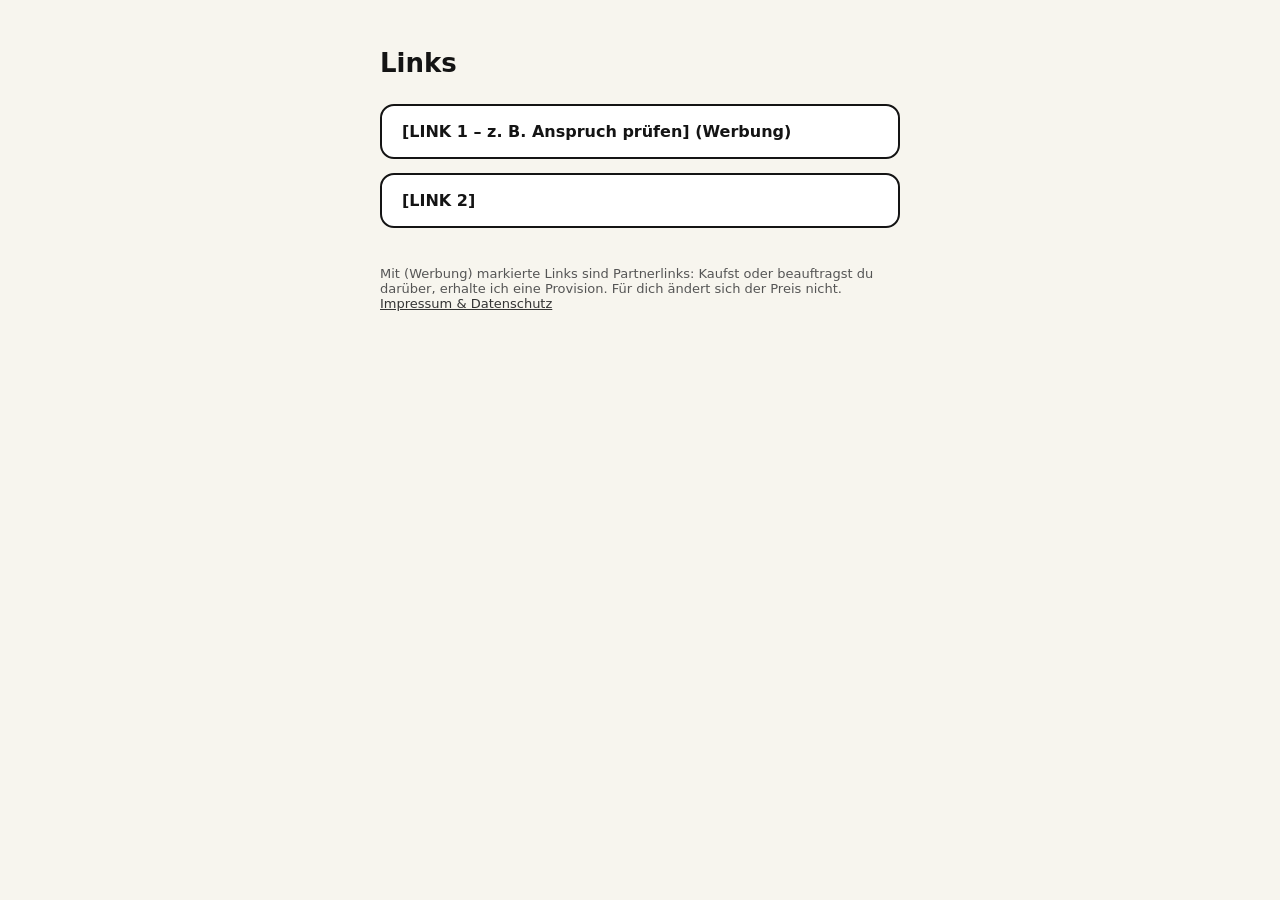
<file: index.html>
<!doctype html>
<html lang="de">
<head>
<meta charset="utf-8">
<meta name="viewport" content="width=device-width, initial-scale=1">
<title>Links</title>
<style>
  body { margin: 0; font-family: system-ui, sans-serif; background: #F7F5EE; color: #141414; }
  main { max-width: 520px; margin: 0 auto; padding: 48px 20px; display: flex; flex-direction: column; gap: 14px; }
  h1 { font-size: 26px; margin: 0 0 12px; }
  a.btn { display: block; padding: 16px 20px; border: 2px solid #141414; border-radius: 14px; background: #fff;
          color: #141414; text-decoration: none; font-weight: 600; }
  a.btn:hover { background: #FFD43B; }
  .small { font-size: 13px; color: #555; margin-top: 24px; }
  .small a { color: #333; }
</style>
</head>
<body>
<main>
  <h1>Links</h1>
  <!-- Ersetze die Platzhalter durch deine Links. Partnerlinks mit "Werbung" kennzeichnen. -->
  <a class="btn" href="#">[LINK 1 – z. B. Anspruch prüfen] (Werbung)</a>
  <a class="btn" href="#">[LINK 2]</a>
  <p class="small">Mit (Werbung) markierte Links sind Partnerlinks: Kaufst oder beauftragst du darüber, erhalte ich eine Provision. Für dich ändert sich der Preis nicht.<br>
  <a href="impressum.html">Impressum &amp; Datenschutz</a></p>
</main>
</body>
</html>
</file>
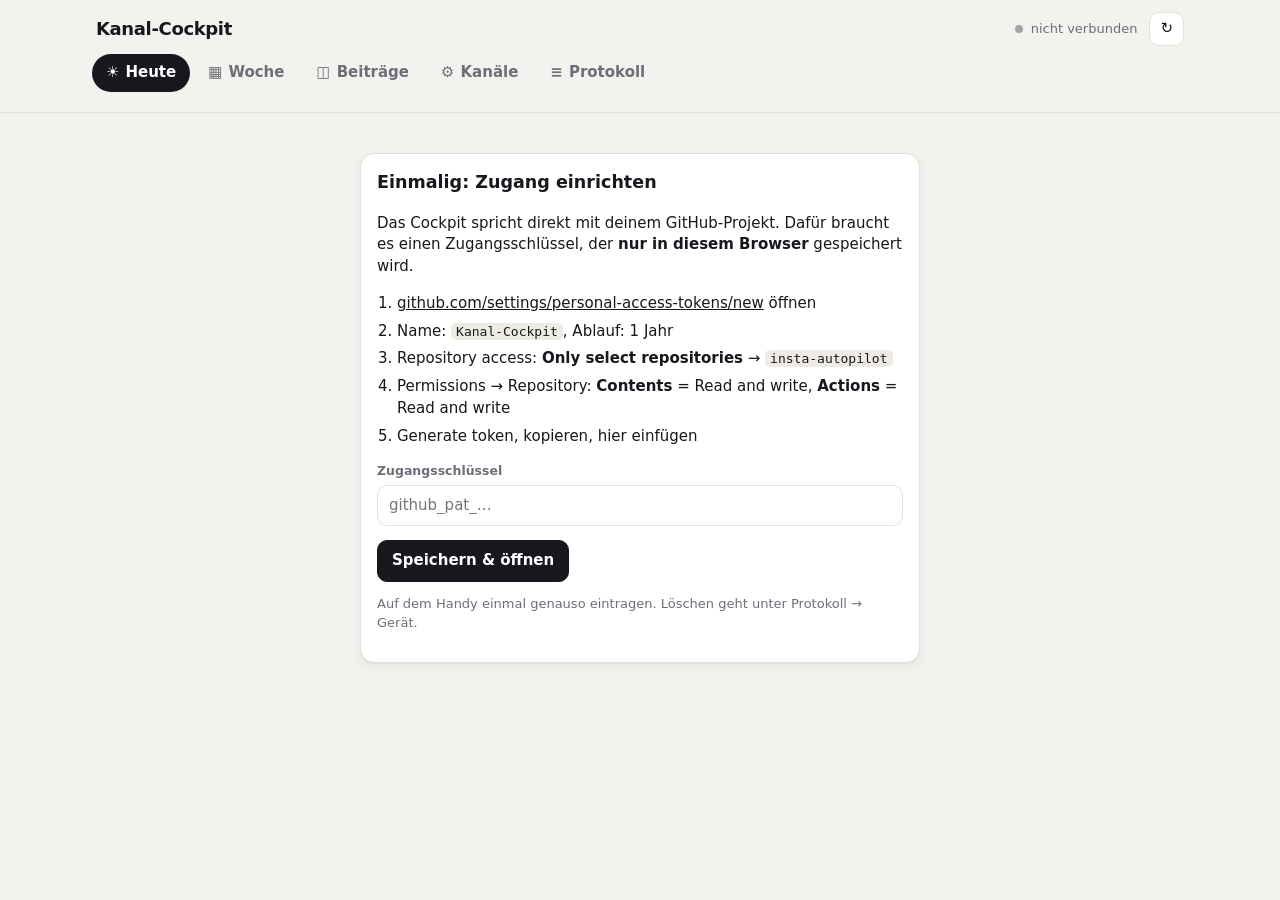
<file: docs/cockpit/index.html>
<!doctype html>
<html lang="de">
<head>
<meta charset="utf-8">
<meta name="viewport" content="width=device-width, initial-scale=1, viewport-fit=cover">
<meta name="robots" content="noindex">
<meta name="theme-color" content="#F4F2EE">
<title>Kanal-Cockpit</title>
<style>
:root{
  --bg:#F4F2EE; --panel:#FFFFFF; --ink:#16181D; --muted:#6B6F78; --line:#E4E1DA; --soft:#EEEBE5;
  --draft:#B7791F; --draft-bg:#FDF3E1; --ok:#1F7A4D; --ok-bg:#E3F4EA; --bad:#B42318; --bad-bg:#FDE8E6;
  --pub:#4B5563; --pub-bg:#ECEDEF; --info:#2F6FCC; --info-bg:#E6F0FD; --r:14px;
  --shadow:0 1px 2px rgba(20,20,30,.05),0 4px 14px rgba(20,20,30,.05);
  --font: ui-sans-serif, system-ui, -apple-system, "Segoe UI", Roboto, "Helvetica Neue", Arial, sans-serif;
}
*{box-sizing:border-box}
html,body{margin:0;background:var(--bg);color:var(--ink);font:15px/1.45 var(--font);-webkit-font-smoothing:antialiased}
button,input,select,textarea{font:inherit;color:inherit}
a{color:inherit}
.wrap{max-width:1120px;margin:0 auto;padding:0 16px 120px}
header{position:sticky;top:0;z-index:20;background:color-mix(in srgb,var(--bg) 92%,transparent);backdrop-filter:blur(8px);border-bottom:1px solid var(--line)}
.hbar{max-width:1120px;margin:0 auto;padding:12px 16px 8px;display:flex;align-items:center;gap:12px}
.logo{font-weight:750;letter-spacing:-.02em;font-size:18px;white-space:nowrap}
.logo span{color:var(--muted);font-weight:500}
.status{margin-left:auto;display:flex;align-items:center;gap:8px;font-size:13px;color:var(--muted);min-width:0}
.status .txt{white-space:nowrap;overflow:hidden;text-overflow:ellipsis}
.dot{width:8px;height:8px;border-radius:50%;background:#A3A3A3;flex:none}
.dot.run{background:var(--info);animation:pulse 1.2s infinite}
.dot.ok{background:var(--ok)} .dot.err{background:var(--bad)}
@keyframes pulse{50%{opacity:.3}}
.iconbtn{border:1px solid var(--line);background:var(--panel);border-radius:10px;height:34px;min-width:34px;padding:0 10px;cursor:pointer}
.navrow{max-width:1120px;margin:0 auto;padding:0 12px 10px;display:flex;gap:10px;align-items:center}
.tabs{display:flex;gap:4px}
.tab{border:0;background:transparent;padding:8px 14px;border-radius:999px;cursor:pointer;color:var(--muted);font-weight:650;display:flex;align-items:center;gap:6px;white-space:nowrap}
.tab .ic{font-size:15px}
.tab.on{background:var(--ink);color:#fff}
.tab .cnt{background:var(--draft);color:#fff;border-radius:999px;font-size:11px;padding:0 6px;line-height:17px;font-weight:700}
.chanbar{max-width:1120px;margin:0 auto;padding:0 16px 10px;display:flex;gap:6px;overflow-x:auto;scrollbar-width:none}
.chanbar::-webkit-scrollbar{display:none}
@media (max-width:700px){
  header{backdrop-filter:none;background:var(--bg)}
  .tabs{position:fixed;bottom:0;left:0;right:0;background:var(--panel);border-top:1px solid var(--line);padding:6px 4px calc(6px + env(safe-area-inset-bottom));justify-content:space-around;z-index:30}
  .tab{flex:1;flex-direction:column;gap:1px;padding:6px 2px;font-size:11px;border-radius:12px;position:relative}
  .tab .ic{font-size:19px}
  .tab .cnt{position:absolute;top:2px;right:calc(50% - 22px)}
  .navrow{padding:0}
}
h2{font-size:13px;text-transform:uppercase;letter-spacing:.08em;color:var(--muted);margin:28px 0 10px;font-weight:700;display:flex;align-items:center;gap:8px}
h2 .more{margin-left:auto;text-transform:none;letter-spacing:0;font-weight:600;font-size:13px;color:var(--ink);background:none;border:0;cursor:pointer}
.row{display:flex;gap:10px;align-items:center;flex-wrap:wrap}
.btn{border:1px solid var(--line);background:var(--panel);padding:9px 14px;border-radius:10px;cursor:pointer;font-weight:600;display:inline-flex;align-items:center;gap:6px;white-space:nowrap}
.btn:hover{border-color:#cfcac0}
.btn.pri{background:var(--ink);border-color:var(--ink);color:#fff}
.btn.ok{background:var(--ok);border-color:var(--ok);color:#fff}
.btn.danger{color:var(--bad)}
.btn.sm{padding:6px 10px;font-size:13px;border-radius:9px}
.btn:disabled{opacity:.45;cursor:default}
.chip{border:1px solid var(--line);background:var(--panel);border-radius:999px;padding:6px 12px;cursor:pointer;font-size:13px;font-weight:650;display:inline-flex;align-items:center;gap:6px;white-space:nowrap;flex:none}
.chip.on{background:var(--ink);color:#fff;border-color:var(--ink)}
.cdot{width:9px;height:9px;border-radius:50%;flex:none;display:inline-block}
.muted{color:var(--muted)} .small{font-size:13px}
.empty{background:var(--panel);border:1px dashed #d4cfc5;border-radius:var(--r);padding:22px;text-align:center;color:var(--muted)}
.card{background:var(--panel);border:1px solid var(--line);border-radius:var(--r);padding:16px;margin-bottom:12px;box-shadow:var(--shadow)}
.badge{font-size:11.5px;font-weight:700;padding:2px 8px;border-radius:999px;white-space:nowrap}
.b-draft{background:var(--draft-bg);color:var(--draft)} .b-approved{background:var(--ok-bg);color:var(--ok)}
.b-published{background:var(--pub-bg);color:var(--pub)} .b-rejected{background:var(--bad-bg);color:var(--bad)}
.b-pend{background:var(--info-bg);color:var(--info)} .b-late{background:var(--bad-bg);color:var(--bad)}

/* ---------- Heute */
.hello{font-size:26px;letter-spacing:-.02em;margin:22px 0 2px;font-weight:750}
.sub{color:var(--muted);margin:0 0 6px}
.tasks{display:flex;flex-direction:column;gap:8px;margin-top:14px}
.task{display:flex;gap:12px;align-items:center;background:var(--panel);border:1px solid var(--line);border-radius:var(--r);padding:12px 14px;box-shadow:var(--shadow)}
.task .ti{width:38px;height:38px;border-radius:11px;display:grid;place-items:center;font-size:18px;flex:none}
.task.t-draft .ti{background:var(--draft-bg)} .task.t-bad .ti{background:var(--bad-bg)} .task.t-info .ti{background:var(--info-bg)}
.task .tm{flex:1;min-width:0}
.task .tt{font-weight:700}
.task .ts{color:var(--muted);font-size:13px;overflow:hidden;text-overflow:ellipsis}
.alldone{display:flex;gap:14px;align-items:center;background:var(--ok-bg);border-radius:var(--r);padding:16px 18px;margin-top:14px;color:#14532D}
.alldone b{font-size:17px}
.alldone .big{font-size:30px}
.strip{display:flex;gap:10px;overflow-x:auto;padding-bottom:6px;scroll-snap-type:x proximity}
.strip .tile{width:150px;flex:none;scroll-snap-align:start}
.amp{display:grid;grid-template-columns:repeat(auto-fill,minmax(250px,1fr));gap:10px}
.ampc{background:var(--panel);border:1px solid var(--line);border-radius:var(--r);padding:12px 14px;cursor:pointer;box-shadow:var(--shadow);display:flex;flex-direction:column;gap:8px}
.ampc:hover{border-color:#d6d1c6}
.amph{display:flex;align-items:center;gap:8px;font-weight:700}
.amph .lt{margin-left:auto;font-size:12px;font-weight:650;white-space:nowrap}
.amph .light{width:10px;height:10px;border-radius:50%;flex:none}
.ampl{display:grid;grid-template-columns:1fr 1fr;gap:4px 10px;font-size:13px;color:var(--muted)}
.ampl b{color:var(--ink)}
.ampl .warn{color:var(--bad)}

/* ---------- Kacheln (Vorschau) */
.grid{display:grid;grid-template-columns:repeat(auto-fill,minmax(150px,1fr));gap:10px}
@media (max-width:520px){.grid{grid-template-columns:repeat(3,1fr);gap:4px}.grid .tile .tb{display:none}.grid .tile{border-radius:6px}}
.tile{position:relative;border-radius:12px;overflow:hidden;background:var(--soft);cursor:pointer;aspect-ratio:4/5;box-shadow:var(--shadow)}
.tile img{width:100%;height:100%;object-fit:cover;display:block}
.tile .noimg{position:absolute;inset:0;display:grid;place-items:center;color:var(--muted);font-size:12px;padding:10px;text-align:center}
.tile .tt{position:absolute;top:6px;left:6px;right:6px;display:flex;gap:4px;align-items:center;flex-wrap:wrap}
.tile .tt .cdot{box-shadow:0 0 0 2px #fff}
.tile .vid{position:absolute;top:6px;right:8px;color:#fff;font-size:14px;text-shadow:0 1px 3px rgba(0,0,0,.6)}
.tile .tb{position:absolute;left:0;right:0;bottom:0;padding:22px 8px 7px;background:linear-gradient(transparent,rgba(0,0,0,.72));color:#fff;font-size:12px;line-height:1.3}
.tile .tb b{display:block;font-size:12.5px;overflow:hidden;text-overflow:ellipsis;white-space:nowrap}
.tile .stat{display:flex;gap:8px;margin-top:2px;opacity:.92}
.tile.s-draft{outline:3px solid var(--draft);outline-offset:-3px}
.tile.s-late{outline:3px solid var(--bad);outline-offset:-3px}
.tile.s-approved{outline:3px solid var(--ok);outline-offset:-3px}
.tile.dim{opacity:.55}

/* ---------- Kanalkopf */
.chhead{display:flex;gap:14px;align-items:center;margin-top:20px;flex-wrap:wrap}
.avatar{width:58px;height:58px;border-radius:50%;display:grid;place-items:center;color:#fff;font-weight:800;font-size:22px;flex:none}
.chhead h1{margin:0;font-size:22px;letter-spacing:-.02em}
.chstats{display:flex;gap:22px;flex-wrap:wrap;margin-top:12px}
.chstats div{display:flex;flex-direction:column}
.chstats b{font-size:20px;letter-spacing:-.02em;line-height:1.1}
.chstats small{color:var(--muted);font-size:12.5px}
.seg{display:inline-flex;background:var(--soft);border-radius:999px;padding:3px;gap:2px;margin-top:18px}
.seg button{border:0;background:transparent;border-radius:999px;padding:7px 14px;font-weight:650;cursor:pointer;color:var(--muted)}
.seg button.on{background:var(--panel);color:var(--ink);box-shadow:var(--shadow)}

/* ---------- Woche */
.weekbar{display:flex;align-items:center;gap:8px;margin-top:18px;flex-wrap:wrap}
.weekbar b{font-size:17px;margin-right:auto}
.week{display:grid;grid-template-columns:repeat(7,minmax(0,1fr));gap:8px;margin-top:12px}
.wday{background:var(--panel);border:1px solid var(--line);border-radius:var(--r);padding:8px;min-height:180px;display:flex;flex-direction:column;gap:6px}
.wday.today{border-color:var(--ink);box-shadow:0 0 0 1px var(--ink)}
.wday.past{background:#FAF9F6}
.wdh{display:flex;align-items:baseline;gap:6px;font-size:13px}
.wdh b{font-size:14px}
.wdh span{color:var(--muted)}
.wcard{display:flex;gap:7px;align-items:center;border-radius:10px;padding:5px;cursor:pointer;border-left:4px solid var(--line);background:#FBFAF8}
.wcard:hover{background:var(--soft)}
.wcard img{width:34px;height:42px;object-fit:cover;border-radius:6px;background:var(--soft);flex:none}
.wcard{overflow:hidden}
.wcard .wm{min-width:0;flex:1;font-size:12px;line-height:1.3}
.wcard .wm b,.wcard .wm div{display:block;overflow:hidden;text-overflow:ellipsis;white-space:nowrap}
.wcard .wm b{font-size:12.5px}
.wcard .wm div{color:var(--muted)}
.wcard.st-draft{border-left-color:var(--draft)} .wcard.st-approved{border-left-color:var(--ok)}
.wcard.st-published{border-left-color:#A3A3A3;opacity:.75} .wcard.st-late{border-left-color:var(--bad)}
.wfree{border:1.5px dashed #d4cfc5;border-radius:10px;padding:6px;font-size:12px;color:var(--muted);cursor:pointer;display:flex;align-items:center;gap:6px;overflow:hidden;white-space:nowrap;text-overflow:ellipsis}
.wfree:hover{border-color:var(--ink);color:var(--ink)}
.legend{display:flex;gap:14px;flex-wrap:wrap;font-size:12.5px;color:var(--muted);margin-top:10px}
.legend i{display:inline-block;width:10px;height:10px;border-radius:3px;margin-right:5px;vertical-align:-1px}
@media (max-width:860px){
  .week{grid-template-columns:1fr}
  .wday{min-height:0;flex-direction:row;flex-wrap:wrap;align-items:center}
  .wdh{width:100%}
  .wcard,.wfree{flex:1 1 220px}
}

/* ---------- Formulare & Karten (Kanäle) */
.chead{display:flex;gap:10px;align-items:center;flex-wrap:wrap}
.chead h3{margin:0;font-size:17px;letter-spacing:-.01em}
.grid2{display:grid;grid-template-columns:1fr 1fr;gap:10px 14px}
@media (max-width:640px){.grid2{grid-template-columns:1fr}}
label.f{display:flex;flex-direction:column;gap:4px;font-size:12.5px;color:var(--muted);font-weight:600}
input[type=text],input[type=time],input[type=number],input[type=datetime-local],input[type=password],select,textarea{
  border:1px solid var(--line);background:#fff;border-radius:10px;padding:9px 11px;width:100%;color:var(--ink);font-weight:400;font-size:15px}
textarea{min-height:110px;resize:vertical;line-height:1.45}
textarea.code{font:13px/1.5 ui-monospace,SFMono-Regular,Menlo,Consolas,monospace;min-height:280px}
.daysel{display:flex;gap:4px;flex-wrap:wrap}
.daysel button{width:36px;height:34px;border-radius:9px;border:1px solid var(--line);background:#fff;cursor:pointer;font-size:12.5px;font-weight:700}
.daysel button.on{background:var(--ink);color:#fff;border-color:var(--ink)}
.switch{display:inline-flex;align-items:center;gap:8px;cursor:pointer;font-weight:600}
.switch input{appearance:none;width:42px;height:24px;border-radius:999px;background:#cfcac0;position:relative;cursor:pointer;transition:.15s}
.switch input::after{content:"";position:absolute;top:3px;left:3px;width:18px;height:18px;border-radius:50%;background:#fff;transition:.15s}
.switch input:checked{background:var(--ok)} .switch input:checked::after{left:21px}
.stats{display:flex;gap:16px;flex-wrap:wrap;font-size:13px;color:var(--muted);margin:8px 0 12px}
.stats b{color:var(--ink)}
.warnbox{background:var(--draft-bg);color:#7A4E0E;border-radius:10px;padding:10px 12px;font-size:13.5px;margin:10px 0}
.infobox{background:#EEF2F7;color:#33445C;border-radius:10px;padding:10px 12px;font-size:13.5px;margin:10px 0}

/* ---------- Overlays */
.ov{position:fixed;inset:0;background:rgba(18,18,22,.45);z-index:50;display:flex;align-items:flex-end;justify-content:center}
@media (min-width:760px){.ov{align-items:center}}
.sheet{background:var(--bg);width:100%;max-width:760px;max-height:94vh;overflow:auto;border-radius:18px 18px 0 0;padding:16px 16px calc(18px + env(safe-area-inset-bottom))}
@media (min-width:760px){.sheet{border-radius:18px}}
.shead{display:flex;align-items:center;gap:10px;margin-bottom:10px}
.shead h3{margin:0;font-size:17px;flex:1;min-width:0}
.slides{display:flex;gap:10px;overflow-x:auto;scroll-snap-type:x mandatory;padding-bottom:6px}
.slides img{height:min(52vh,420px);aspect-ratio:4/5;object-fit:cover;border-radius:10px;scroll-snap-align:start;background:var(--soft);flex:none}
.checks{background:var(--draft-bg);border-radius:10px;padding:8px 12px;margin:10px 0;font-size:13.5px;color:#7A4E0E}
.checks ul{margin:4px 0 0;padding-left:18px}
.actions{display:flex;gap:8px;flex-wrap:wrap;margin-top:14px}
.pstats{display:flex;gap:16px;flex-wrap:wrap;background:var(--panel);border:1px solid var(--line);border-radius:12px;padding:10px 14px;margin-top:10px;font-size:13px;color:var(--muted)}
.pstats b{color:var(--ink);font-size:16px;display:block}

/* Stapel-Freigabe */
.stack{position:fixed;inset:0;z-index:60;background:#121318;color:#fff;display:flex;flex-direction:column}
.stk-top{display:flex;align-items:center;gap:12px;padding:12px 16px}
.stk-top .prog{flex:1;height:4px;background:#2A2C33;border-radius:9px;overflow:hidden}
.stk-top .prog i{display:block;height:100%;background:#fff;border-radius:9px;transition:width .25s}
.stk-top button{background:#23252C;border:0;color:#fff;border-radius:10px;height:34px;min-width:34px;cursor:pointer}
.stk-body{flex:1;overflow:auto;display:grid;grid-template-columns:minmax(0,1fr) minmax(0,420px);gap:20px;padding:4px 20px 20px;max-width:1100px;width:100%;margin:0 auto}
@media (max-width:860px){.stk-body{grid-template-columns:1fr;padding:4px 12px 12px;gap:12px}}
.stk-media{display:flex;justify-content:center;align-items:flex-start;min-width:0}
.stk-info{min-width:0}
.stk-info h3{overflow-wrap:anywhere}
.stk-media video{max-height:calc(100vh - 190px);max-width:100%;aspect-ratio:9/16;border-radius:14px;background:#000}
.stk-media .slides{max-width:100%}
.stk-media .slides img{height:min(calc(100vh - 210px),560px)}
@media (max-width:860px){.stk-media video{max-height:58vh}.stk-media .slides img{height:52vh}}
@media (max-width:560px){.stk-bar{flex-wrap:nowrap;gap:6px;padding-left:8px;padding-right:8px}.stk-bar button{padding:12px 10px;font-size:14px}.stk-bar .kbd{display:none}.sb-yes{min-width:0;flex:1}.stk-media .slides img{height:46vh}.stk-media video{max-height:50vh}}
.stk-info .meta{display:flex;gap:8px;align-items:center;flex-wrap:wrap;color:#B9BBC3;font-size:13px}
.stk-info h3{margin:8px 0 10px;font-size:20px;letter-spacing:-.01em;line-height:1.25}
.stk-info .cap{white-space:pre-wrap;background:#1C1E24;border-radius:12px;padding:12px;font-size:14px;line-height:1.5;color:#DADCE2;max-height:34vh;overflow:auto}
.stk-info .checks{background:#3A2D12;color:#F5D9A0}
.stk-bar{display:flex;gap:8px;justify-content:center;padding:12px 16px calc(14px + env(safe-area-inset-bottom));background:#17181D;border-top:1px solid #23252C;flex-wrap:wrap}
.stk-bar button{border:0;border-radius:14px;padding:13px 18px;font-weight:750;font-size:15px;cursor:pointer;display:flex;align-items:center;gap:7px}
.sb-no{background:#3A1E1C;color:#FFB4A9} .sb-re{background:#23252C;color:#fff} .sb-skip{background:#23252C;color:#B9BBC3}
.sb-yes{background:#22A060;color:#fff;min-width:170px;justify-content:center}
.stk-bar button:disabled{opacity:.5}
.stk-regen{display:none;gap:8px;margin-top:12px}
.stk-regen input{background:#1C1E24;border:1px solid #2E3038;color:#fff}
.stk-done{flex:1;display:grid;place-items:center;text-align:center;padding:30px}
.stk-done .big{font-size:56px}
.kbd{font-size:11px;opacity:.55;font-weight:600}

.toast{position:fixed;left:50%;bottom:96px;transform:translateX(-50%);background:var(--ink);color:#fff;padding:10px 16px;border-radius:12px;z-index:80;font-size:14px;box-shadow:0 8px 24px rgba(0,0,0,.18);max-width:90vw}
.log{background:var(--panel);border:1px solid var(--line);border-radius:var(--r)}
.log div{padding:9px 14px;border-bottom:1px solid var(--soft);font-size:14px;display:flex;gap:12px}
.log div:last-child{border:0}
.log time{color:var(--muted);font-size:12.5px;white-space:nowrap;min-width:92px}
.setup{max-width:560px;margin:40px auto}
.setup ol{padding-left:20px} .setup li{margin:6px 0}
code{background:var(--soft);padding:1px 5px;border-radius:5px;font-size:13px}
.spin{display:inline-block;width:14px;height:14px;border:2px solid currentColor;border-right-color:transparent;border-radius:50%;animation:sp .7s linear infinite;vertical-align:-2px}
@keyframes sp{to{transform:rotate(360deg)}}
</style>
</head>
<body>
<header>
  <div class="hbar">
    <div class="logo">Kanal-Cockpit</div>
    <div class="status" id="status"><span class="dot"></span><span class="txt">lädt …</span></div>
    <button class="iconbtn" id="reload" title="Aktualisieren">↻</button>
  </div>
  <div class="navrow">
    <nav class="tabs" id="tabs">
      <button class="tab on" data-v="today"><span class="ic">☀︎</span><span>Heute</span></button>
      <button class="tab" data-v="week"><span class="ic">▦</span><span>Woche</span></button>
      <button class="tab" data-v="posts"><span class="ic">◫</span><span>Beiträge</span></button>
      <button class="tab" data-v="channels"><span class="ic">⚙︎</span><span>Kanäle</span></button>
      <button class="tab" data-v="log"><span class="ic">≡</span><span>Protokoll</span></button>
    </nav>
  </div>
  <div class="chanbar" id="chanbar"></div>
</header>
<div class="wrap" id="app"></div>

<script>
"use strict";
const REPO = "dominiksuerth-prog/insta-autopilot";
const BRANCH = "main";
const WORKFLOW = "run.yml";
const TZ = "Europe/Berlin";
const DAYS = ["mo","di","mi","do","fr","sa","so"];
const DAYNAMES = {mo:"Mo",di:"Di",mi:"Mi",do:"Do",fr:"Fr",sa:"Sa",so:"So"};
const PALETTE = ["#E0A100","#2F6FCC","#C2410C","#0F766E","#7C3AED","#BE185D","#4D7C0F","#334155"];
const DEMO = new URLSearchParams(location.search).has("demo");

const S = { view:"today", filter:"all", weekOffset:0, showAllPub:false, showRej:false,
            channels:[], state:{posts:{},channels:{},log:[]}, inbox:[], runs:[], loaded:false };
try{ const v = localStorage.getItem("ck_view"); if (v) S.view = v; const f = localStorage.getItem("ck_filter"); if (f) S.filter = f; }catch{}
const $ = (s,el=document)=>el.querySelector(s);
const esc = s => String(s??"").replace(/[&<>"']/g,c=>({"&":"&amp;","<":"&lt;",">":"&gt;",'"':"&quot;","'":"&#39;"}[c]));

/* ------------------------------------------------------------ GitHub-Zugriff */
const token = () => localStorage.getItem("gh_token") || "";
const b64enc = s => btoa(String.fromCharCode(...new TextEncoder().encode(s)));
const b64dec = s => new TextDecoder().decode(Uint8Array.from(atob(s.replace(/\n/g,"")),c=>c.charCodeAt(0)));
const DEMO_FILES = {};

async function gh(path, opts={}){
  if (DEMO) return demoGh(path, opts);
  const r = await fetch("https://api.github.com"+path, {cache:"no-store", ...opts,
    headers:{"Authorization":"Bearer "+token(),"Accept":"application/vnd.github+json","X-GitHub-Api-Version":"2022-11-28",...(opts.headers||{})}});
  if (r.status===401) { localStorage.removeItem("gh_token"); throw new Error("Zugangsschlüssel ungültig oder abgelaufen – bitte neu eintragen."); }
  if (!r.ok && r.status!==404) throw new Error(`GitHub ${r.status}: ${(await r.text()).slice(0,160)}`);
  if (r.status===404) return null;
  if (r.status===204) return {};
  return r.json();
}
async function readFile(path){
  const j = await gh(`/repos/${REPO}/contents/${path}?ref=${BRANCH}&t=${Date.now()}`);
  if (!j || Array.isArray(j)) return null;
  if (!j.content && j.download_url && !DEMO){        // Dateien > 1 MB (z. B. state.json) liefert die API ohne Inhalt
    const r = await fetch("https://api.github.com"+`/repos/${REPO}/contents/${path}?ref=${BRANCH}&t=${Date.now()}`,
      {cache:"no-store", headers:{"Authorization":"Bearer "+token(),"Accept":"application/vnd.github.raw"}});
    return {text: await r.text(), sha:j.sha};
  }
  return {text: b64dec(j.content||""), sha:j.sha};
}
async function listDir(path){
  const j = await gh(`/repos/${REPO}/contents/${path}?ref=${BRANCH}&t=${Date.now()}`);
  return Array.isArray(j) ? j : [];
}
async function writeFile(path, text, sha, message){
  return gh(`/repos/${REPO}/contents/${path}`, {method:"PUT", headers:{"Content-Type":"application/json"},
    body: JSON.stringify({message, content:b64enc(text), branch:BRANCH, ...(sha?{sha}:{})})});
}
let dispatchTimer=null;
function kickAutopilot(now=false){
  clearTimeout(dispatchTimer);
  dispatchTimer = setTimeout(async ()=>{
    try{ await gh(`/repos/${REPO}/actions/workflows/${WORKFLOW}/dispatches`,{method:"POST",headers:{"Content-Type":"application/json"},body:JSON.stringify({ref:BRANCH})}); }
    catch(e){ toast("Start fehlgeschlagen: "+e.message); }
    setTimeout(loadRuns, 4000);
  }, now?0:1500);
}
async function sendJob(job, {quiet=false}={}){
  const name = `${Date.now()}-${Math.random().toString(36).slice(2,7)}.json`;
  job.at = new Date().toISOString();
  await writeFile(`data/inbox/${name}`, JSON.stringify(job, null, 1), null, `cockpit: ${job.action}`);
  S.inbox.push({name, job});
  kickAutopilot();
  if (!quiet) render();
}

/* ------------------------------------------------------------ Demo-Modus (lokaler Test ohne GitHub) */
async function demoGh(path, opts){
  const m = path.match(/contents\/([^?]*)/);
  if (path.includes("/actions/runs")) return {workflow_runs:[{status:"completed",conclusion:"success",updated_at:new Date(Date.now()-9e5).toISOString(),html_url:"#",event:"schedule"}]};
  if (path.includes("/dispatches")) return {};
  if (!m) return null;
  const p = m[1];
  if (opts.method==="PUT"){ DEMO_FILES[p]=JSON.parse(opts.body); console.log("PUT",p,b64dec(DEMO_FILES[p].content)); return {content:{sha:"x"}}; }
  if (p.endsWith("/") || !p.includes(".")) { const r = await fetch("demo/"+p+"/_dir.json"); return r.ok ? r.json() : []; }
  const r = await fetch("demo/"+p); if(!r.ok) return null;
  return {content: b64enc(await r.text()), sha:"demo"};
}

/* ------------------------------------------------------------ Laden */
async function loadAll(){
  setStatus("load");
  const [stateF, chDir, inboxDir] = await Promise.all([readFile("data/state.json"), listDir("channels"), listDir("data/inbox")]);
  S.state = stateF ? JSON.parse(stateF.text) : {posts:{},channels:{}};
  S.state.posts ||= {}; S.state.channels ||= {}; S.state.log ||= [];
  const dirs = chDir.filter(d=>d.type==="dir").map(d=>d.name);
  S.channels = (await Promise.all(dirs.map(async id=>{
    const [st, topics, facts] = await Promise.all([readFile(`channels/${id}/settings.json`), readFile(`channels/${id}/topics.txt`), readFile(`channels/${id}/facts.md`)]);
    if (!st) return null;
    const s = JSON.parse(st.text);
    const tl = (topics?.text||"").split("\n").map(t=>t.trim()).filter(t=>t && !t.startsWith("#"));
    return {id, ...s, _sha:st.sha, _topics:tl, _topicsRaw:topics, _facts:facts,
            _pruefen:((facts?.text||"").match(/\[PRÜFEN\]/g)||[]).length};
  }))).filter(Boolean);
  S.channels.forEach((c,i)=>c._color = c.color || PALETTE[i % PALETTE.length]);
  if (S.filter!=="all" && !S.channels.some(c=>c.id===S.filter)) S.filter="all";
  const files = inboxDir.filter(f=>f.name.endsWith(".json"));
  S.inbox = (await Promise.all(files.map(async f=>{ const r = await readFile(`data/inbox/${f.name}`); try{return {name:f.name, job:JSON.parse(r.text)}}catch{return null} }))).filter(Boolean);
  S.loaded = true;
  render();
  loadRuns();
}
async function loadRuns(){
  try{ const j = await gh(`/repos/${REPO}/actions/workflows/${WORKFLOW}/runs?per_page=6`); S.runs = j?.workflow_runs || []; }
  catch(e){ S.runs=[]; }
  setStatus();
  if (S.view==="today" && S.loaded && !document.querySelector(".ov,.stack")) render();
  const busy = S.runs.some(r=>r.status!=="completed");
  clearTimeout(loadRuns._t);
  if (busy || S.inbox.length) loadRuns._t = setTimeout(async()=>{ const was=S.runs[0]?.status; await loadRuns(); if (was!=="completed" && S.runs[0]?.status==="completed") loadAll(); }, 12000);
}
function setStatus(mode){
  const el = $("#status");
  if (mode==="load"){ el.innerHTML = `<span class="spin"></span><span class="txt">lädt …</span>`; return; }
  const r = S.runs[0];
  const busy = S.runs.find(x=>x.status!=="completed");
  let dot="dot", txt;
  if (busy){ dot+=" run"; txt = busy.status==="queued" ? "Autopilot startet …" : "Autopilot arbeitet …"; }
  else if (r){ dot += r.conclusion==="success"?" ok":" err"; txt = `Letzter Lauf ${rel(r.updated_at)}${r.conclusion!=="success"?" – Fehler":""}`; }
  else txt = "noch kein Lauf";
  if (S.inbox.length) txt += ` · ${S.inbox.length} Auftrag${S.inbox.length>1?"e":""} offen`;
  el.innerHTML = `<span class="${dot}"></span><span class="txt">${esc(txt)}</span>`;
}

/* ------------------------------------------------------------ Zeit */
const fmt = (d,o)=>new Intl.DateTimeFormat("de-DE",{timeZone:TZ,...o}).format(d);
const dayKey = d => toLocalInput(d instanceof Date ? d.toISOString() : d).slice(0,10);   // "2026-11-23" in Berlin
function rel(iso){
  const m = Math.round((Date.now()-new Date(iso))/60000);
  if (m<1) return "gerade eben"; if (m<60) return `vor ${m} Min.`;
  const h = Math.round(m/60); if (h<24) return `vor ${h} Std.`;
  const d = Math.round(h/24); if (d<7) return `vor ${d} Tag${d>1?"en":""}`;
  return `am ${fmt(new Date(iso),{day:"2-digit",month:"2-digit"})}`;
}
function when(iso){                     // "heute 18:30", "morgen 19:00", "Do 26.11., 18:30"
  const d = new Date(iso), k = dayKey(d), t = fmt(d,{hour:"2-digit",minute:"2-digit"});
  const today = dayKey(new Date()), tom = dayKey(new Date(Date.now()+864e5)), yest = dayKey(new Date(Date.now()-864e5));
  if (k===today) return `heute ${t}`; if (k===tom) return `morgen ${t}`; if (k===yest) return `gestern ${t}`;
  return `${fmt(d,{weekday:"short",day:"2-digit",month:"2-digit"})}, ${t}`;
}
function toLocalInput(iso){
  const d = new Date(iso);
  const p = Object.fromEntries(new Intl.DateTimeFormat("en-CA",{timeZone:TZ,year:"numeric",month:"2-digit",day:"2-digit",hour:"2-digit",minute:"2-digit",hourCycle:"h23"}).formatToParts(d).map(x=>[x.type,x.value]));
  return `${p.year}-${p.month}-${p.day}T${p.hour}:${p.minute}`;
}
function fromLocalInput(v){
  for (const off of ["+01:00","+02:00"]) { const iso = `${v}:00${off}`; if (toLocalInput(iso)===v) return iso; }
  return `${v}:00+01:00`;
}
function addDays(ymd, n){ const d = new Date(ymd+"T12:00:00Z"); d.setUTCDate(d.getUTCDate()+n); return d.toISOString().slice(0,10); }
const wdOf = ymd => DAYS[(new Date(ymd+"T12:00:00Z").getUTCDay()+6)%7];

/* ------------------------------------------------------------ Hilfen */
const chan = id => S.channels.find(c=>c.id===id) || {id, handle:id, _color:"#999", _topics:[]};
const inFilter = p => S.filter==="all" || p.channel===S.filter;
function pendingFor(pid){ return S.inbox.filter(i=>i.job.post_id===pid).map(i=>i.job); }
function viewPost(pid){
  const p = {...S.state.posts[pid], id:pid};
  const pend = pendingFor(pid);
  for (const j of pend){
    if (j.action==="approve") p.status="approved";
    if (j.action==="unapprove") p.status="draft";
    if (j.action==="reject") p.status="rejected";
    if (j.caption) p.caption=j.caption;
    if (j.scheduled) p.scheduled=j.scheduled;
    if (j.action==="regenerate") p._regen=true;
  }
  p._pending = pend.length>0;
  p._late = p.status==="draft" && p.scheduled && new Date(p.scheduled) < Date.now();
  return p;
}
function allPosts(){ return Object.keys(S.state.posts).map(viewPost).filter(p=>p.status!=="replaced"); }
const cover = p => p.thumb && p.pruned ? p.thumb : ((p.urls||[])[0] || p.thumb || "");
function topicsLeft(c){ const cs = S.state.channels[c.id] || {}; return Math.max(0, (c._topics||[]).length - (cs.topic_index||0)); }
const isReel = c => c.format==="reel_aktien";
function toast(t){ const el=document.createElement("div"); el.className="toast"; el.textContent=t; document.body.appendChild(el); setTimeout(()=>el.remove(),3200); }
const BADGE = {draft:["b-draft","Entwurf"],approved:["b-approved","Freigegeben"],published:["b-published","Veröffentlicht"],rejected:["b-rejected","Verworfen"]};
function badge(p){
  if (p._regen) return `<span class="badge b-pend">wird neu erzeugt …</span>`;
  const [c,t] = p._late ? ["b-late","Termin verpasst"] : (BADGE[p.status]||["b-pub",p.status]);
  return `<span class="badge ${c}">${t}</span>${p._pending?` <span class="badge b-pend">wird übernommen</span>`:""}`;
}
function num(n){ if (n==null) return "–"; return n>=10000 ? (n/1000).toFixed(n>=100000?0:1).replace(".",",")+"k" : n.toLocaleString("de-DE"); }
/* Termine eines Kanals im Zeitraum [fromYmd, toYmd] laut Posting-Tagen */
function slotsBetween(c, fromYmd, toYmd){
  const out=[]; const [hh,mm] = (c.time||"18:00").split(":");
  for (let d=fromYmd; d<=toYmd; d=addDays(d,1)){
    if (!(c.days||[]).includes(wdOf(d))) continue;
    out.push(fromLocalInput(`${d}T${hh.padStart(2,"0")}:${mm}`));
  }
  return out;
}
function postAt(c, iso){
  const k = toLocalInput(iso);
  return allPosts().find(p=>p.channel===c.id && p.scheduled && toLocalInput(p.scheduled)===k && ["draft","approved","published"].includes(p.status));
}

/* ------------------------------------------------------------ Rahmen */
function render(){
  document.querySelectorAll(".tab").forEach(t=>t.classList.toggle("on", t.dataset.v===S.view));
  try{ localStorage.setItem("ck_view", S.view); localStorage.setItem("ck_filter", S.filter); }catch{}
  const app = $("#app");
  if (!DEMO && !token()) { $("#chanbar").innerHTML=""; app.innerHTML = setupView(); bindSetup(); $("#status").innerHTML = `<span class="dot"></span><span class="txt">nicht verbunden</span>`; return; }
  if (!S.loaded) { app.innerHTML = `<p class="muted" style="margin-top:30px"><span class="spin"></span> Lade Daten aus GitHub …</p>`; return; }
  const open = allPosts().filter(p=>p.status==="draft" && !p._regen).length;
  const tabToday = document.querySelector('.tab[data-v="today"] span:last-child');
  tabToday.innerHTML = `Heute${open?` <span class="cnt">${open}</span>`:""}`;
  const showBar = ["today","week","posts"].includes(S.view);
  $("#chanbar").style.display = showBar ? "" : "none";
  $("#chanbar").innerHTML = showBar ? `<button class="chip ${S.filter==="all"?"on":""}" data-filter="all">Alle Kanäle</button>` +
    S.channels.map(c=>`<button class="chip ${S.filter===c.id?"on":""}" data-filter="${c.id}"><span class="cdot" style="background:${c._color}"></span>${esc(c.handle)}${c.active?"":" <span style='opacity:.6'>(pausiert)</span>"}</button>`).join("") : "";
  app.innerHTML = {today:todayView, week:weekView, posts:postsView, channels:channelsView, log:logView}[S.view]();
  setStatus();
}

/* ------------------------------------------------------------ Heute */
function tasks(){
  const nowT = Date.now(), out = [];
  const posts = allPosts().filter(inFilter);
  const drafts = posts.filter(p=>p.status==="draft" && !p._regen && !p._late).sort((a,b)=>(a.scheduled||"").localeCompare(b.scheduled||""));
  const late = posts.filter(p=>p._late && !p._regen);
  if (drafts.length){
    const n = drafts[0], c = chan(n.channel);
    const urgent = n.scheduled && new Date(n.scheduled)-nowT < 30*36e5;
    out.push({cls:urgent?"t-bad":"t-draft", icon:"📝", title:`${drafts.length} Entwurf${drafts.length>1?"e warten":" wartet"} auf deine Freigabe`,
      sub:`Als Nächstes: ${esc(n.topic)} · ${esc(c.handle)} · ${when(n.scheduled)}`, btn:`<button class="btn ${urgent?"pri":"pri"}" data-stack="drafts">Durchgehen</button>`});
  }
  if (late.length) out.push({cls:"t-bad", icon:"⏰", title:`${late.length} Termin${late.length>1?"e":""} verpasst – nicht freigegeben`,
      sub:"Freigeben = geht sofort raus. Oder neuen Termin setzen bzw. verwerfen.", btn:`<button class="btn" data-stack="late">Ansehen</button>`});
  for (const p of posts.filter(p=>p.status==="approved" && p.error))
    out.push({cls:"t-bad", icon:"⚠️", title:`Posten fehlgeschlagen: ${esc(p.topic)}`, sub:esc(p.error), btn:`<button class="btn" data-open="${p.id}">Öffnen</button>`});
  // Lücken: aktive Kanäle mit Termin in den nächsten 2 Tagen, für den es gar keinen Post gibt
  const today = dayKey(new Date());
  for (const c of S.channels.filter(c=>c.active && (S.filter==="all"||S.filter===c.id))){
    const gaps = slotsBetween(c, today, addDays(today,2)).filter(iso=>new Date(iso)>nowT && !postAt(c, iso));
    if (gaps.length) out.push({cls:"t-draft", icon:"🕳️", title:`${esc(c.handle)}: ${when(gaps[0])} ist nichts geplant`,
      sub:gaps.length>1?`und ${gaps.length-1} weitere${gaps.length>2?"":"r"} Termin${gaps.length>2?"e":""} in den nächsten 2 Tagen`:"Claude kann jetzt einen Entwurf schreiben.",
      btn:`<button class="btn" data-plan-now="${c.id}">Entwurf erstellen</button>`});
    if (!isReel(c)){
      const left = topicsLeft(c);
      if (left<6) out.push({cls:left?"t-draft":"t-bad", icon:"💡", title:left?`${esc(c.handle)}: nur noch ${left} Themen übrig`:`${esc(c.handle)}: Themenliste aufgebraucht`,
        sub:"Ohne Themen produziert der Autopilot hier nichts vor.", btn:`<button class="btn" data-edit="topics" data-id="${c.id}">Themen</button>`});
    }
    if (c._pruefen) out.push({cls:"t-draft", icon:"🔎", title:`${esc(c.handle)}: ${c._pruefen} Fakten ungeprüft`, sub:"Mit [PRÜFEN] markierte Zeilen an der Quelle prüfen.", btn:`<button class="btn" data-edit="facts" data-id="${c.id}">Fakten</button>`});
  }
  // Warnungen aus dem Protokoll (48 Std.), nur wenn sie nicht schon oben stehen
  const seen = new Set();
  for (const e of (S.state.log||[])){
    if (new Date(e.t) < nowT-48*36e5) break;
    if (!/⚠️|fehlgeschlagen|Fehler/.test(e.msg) || /Themenliste/.test(e.msg) || seen.has(e.msg)) continue;
    if (S.filter!=="all" && !e.msg.includes(chan(S.filter).handle)) continue;
    seen.add(e.msg);
    out.push({cls:"t-info", icon:"ℹ️", title:esc(e.msg.replace(/^⚠️\s*/,"")).slice(0,160), sub:rel(e.t), btn:""});
    if (seen.size>=3) break;
  }
  const last = S.runs.find(r=>r.status==="completed"), busy = S.runs.some(r=>r.status!=="completed");
  const lastT = last ? new Date(last.updated_at) : (S.state.last_run ? new Date(S.state.last_run) : null);
  if (!busy && lastT && nowT-lastT > 3*36e5)
    out.push({cls:"t-info", icon:"🤖", title:`Autopilot lief seit ${Math.round((nowT-lastT)/36e5)} Std. nicht`, sub:"GitHub lässt geplante Läufe manchmal aus. Freigegebene Posts holt der nächste Lauf nach.", btn:`<button class="btn" data-act="kick">Jetzt starten</button>`});
  return out;
}
function tile(p, {big=false}={}){
  const c = chan(p.channel);
  const st = p.status==="published" ? "" : p._late ? "s-late" : p.status==="draft" ? "s-draft" : p.status==="approved" ? "s-approved" : "";
  const img = cover(p);
  const s = p.stats || {};
  const statHtml = p.status==="published" && (s.likes!=null || s.views!=null || s.reach!=null)
    ? `<div class="stat">${s.views!=null?`<span>▶ ${num(s.views)}</span>`:s.reach!=null?`<span>👁 ${num(s.reach)}</span>`:""}${s.likes!=null?`<span>♥ ${num(s.likes)}</span>`:""}${s.comments?`<span>💬 ${num(s.comments)}</span>`:""}</div>` : "";
  const label = p.status==="published" ? (p.published?when(p.published):"") : (p.scheduled?when(p.scheduled):"ohne Termin");
  return `<div class="tile ${st} ${p.status==="rejected"?"dim":""}" data-open="${p.id}" title="${esc(p.topic)}">
    ${img?`<img loading="lazy" src="${esc(img)}" alt="" onerror="this.remove()">`:""}<div class="noimg" ${img?'style="z-index:-1"':""}>${esc(p.topic)}</div>
    <div class="tt">${S.filter==="all"?`<span class="cdot" style="background:${c._color}"></span>`:""}${p.status!=="published"?badge(p):""}</div>
    ${p.video?`<span class="vid">▶</span>`:""}
    <div class="tb"><b>${esc(p.topic)}</b>${esc(label)}${statHtml}</div>
  </div>`;
}
function todayView(){
  const h = +fmt(new Date(),{hour:"2-digit",hourCycle:"h23"});
  const hello = h<11?"Guten Morgen":h<18?"Hallo":"Guten Abend";
  const posts = allPosts().filter(inFilter);
  const nowT = Date.now();
  const t = tasks();
  const action = t.filter(x=>x.cls!=="t-info");
  const appr = posts.filter(p=>p.status==="approved").map(p=>p.scheduled).sort();
  const coveredUntil = appr.length ? appr[appr.length-1] : null;
  const next = posts.filter(p=>["draft","approved"].includes(p.status) && p.scheduled && new Date(p.scheduled)>=nowT-36e5).sort((a,b)=>a.scheduled.localeCompare(b.scheduled)).slice(0,10);
  const recent = posts.filter(p=>p.status==="published").sort((a,b)=>(b.published||"").localeCompare(a.published||"")).slice(0,10);
  let html = `<div class="hello">${hello}</div>
    <p class="sub">${action.length ? `${action.length} Sache${action.length>1?"n brauchen":" braucht"} dich.` : "Alles im Plan."}${coveredUntil?` Freigegeben bis <b style="color:var(--ink)">${fmt(new Date(coveredUntil),{weekday:"short",day:"2-digit",month:"2-digit"})}</b>.`:""}</p>`;
  if (!action.length) html += `<div class="alldone"><span class="big">✓</span><div><b>Alles erledigt</b><br><span class="small">Kein Entwurf wartet, keine Lücke in den nächsten Tagen.</span></div></div>`;
  if (t.length) html += `<div class="tasks">${t.map(x=>`<div class="task ${x.cls}"><div class="ti">${x.icon}</div><div class="tm"><div class="tt">${x.title}</div><div class="ts">${x.sub}</div></div>${x.btn}</div>`).join("")}</div>`;
  html += `<h2>Als Nächstes <button class="more" data-goto="week">Woche ›</button></h2>`;
  html += next.length ? `<div class="strip">${next.map(p=>tile(p)).join("")}</div>`
    : `<div class="empty">Nichts geplant. <button class="btn sm" data-act="plan">＋ Vorproduzieren</button></div>`;
  if (recent.length) html += `<h2>Zuletzt veröffentlicht <button class="more" data-goto="posts">Alle ›</button></h2><div class="strip">${recent.map(p=>tile(p)).join("")}</div>`;
  html += `<h2>Kanäle</h2><div class="amp">${S.channels.filter(c=>S.filter==="all"||c.id===S.filter).map(ampCard).join("")}</div>`;
  return html;
}
function ampCard(c){
  const posts = allPosts().filter(p=>p.channel===c.id);
  const nowT = Date.now();
  const appr = posts.filter(p=>p.status==="approved").map(p=>p.scheduled).sort();
  const dr = posts.filter(p=>p.status==="draft" && !p._late).length;
  const pub = posts.filter(p=>p.status==="published").sort((a,b)=>(b.published||"").localeCompare(a.published||""));
  const left = topicsLeft(c);
  const today = dayKey(new Date());
  const gaps = c.active ? slotsBetween(c, today, addDays(today,2)).filter(iso=>new Date(iso)>nowT && !postAt(c, iso)).length : 0;
  const errs = posts.some(p=>p.status==="approved" && p.error) || posts.some(p=>p._late);
  let light = "var(--ok)", lt="läuft";
  if (!c.active){ light="#A3A3A3"; lt="pausiert"; }
  else if (errs || (!isReel(c) && left===0)) { light="var(--bad)"; lt="braucht dich"; }
  else if (dr || gaps || (!isReel(c) && left<6)) { light="var(--draft)"; lt="bald etwas tun"; }
  const likes = pub.slice(0,10).map(p=>p.stats?.likes).filter(x=>x!=null);
  return `<div class="ampc" data-goto="posts" data-filter-to="${c.id}">
    <div class="amph"><span class="cdot" style="background:${c._color};width:11px;height:11px"></span><span style="min-width:0;overflow:hidden;text-overflow:ellipsis;white-space:nowrap">${esc(c.handle)}</span><span class="lt" style="color:${light}">${lt}</span><span class="light" style="background:${light}"></span></div>
    <div class="ampl">
      <span>Freigegeben bis <b>${appr.length?fmt(new Date(appr[appr.length-1]),{weekday:"short",day:"2-digit",month:"2-digit"}):"–"}</b></span>
      <span><b>${dr}</b> Entwürfe offen</span>
      <span>${isReel(c)?"Themen: <b>Claude wählt</b>":`<b class="${left<6?"warn":""}">${left}</b> Themen übrig`}</span>
      <span>Letzter Post <b>${pub[0]?rel(pub[0].published):"–"}</b></span>
      ${likes.length?`<span>Ø Likes (letzte ${likes.length}) <b>${Math.round(likes.reduce((a,b)=>a+b,0)/likes.length)}</b></span>`:""}
      <span><b>${pub.length}</b> veröffentlicht</span>
    </div></div>`;
}

/* ------------------------------------------------------------ Woche */
function weekView(){
  const today = dayKey(new Date());
  const monday = addDays(today, -((new Date(today+"T12:00:00Z").getUTCDay()+6)%7) + S.weekOffset*7);
  const days = [...Array(7)].map((_,i)=>addDays(monday,i));
  const posts = allPosts().filter(inFilter).filter(p=>p.scheduled || p.published);
  const nowT = Date.now();
  const kw = (()=>{ const d=new Date(monday+"T12:00:00Z"); d.setUTCDate(d.getUTCDate()+3); const y=new Date(Date.UTC(d.getUTCFullYear(),0,4)); return 1+Math.round(((d-y)/864e5-3+((y.getUTCDay()+6)%7))/7); })();
  let html = `<div class="weekbar"><b>KW ${kw} · ${fmt(new Date(monday+"T12:00:00Z"),{day:"numeric",month:"short"})} – ${fmt(new Date(addDays(monday,6)+"T12:00:00Z"),{day:"numeric",month:"short"})}</b>
    <button class="btn sm" data-week="-1">‹</button><button class="btn sm" data-week="0">Heute</button><button class="btn sm" data-week="1">›</button>
    <button class="btn sm pri" data-act="plan">＋ Vorproduzieren</button><button class="btn sm" data-act="addpost">Eigener Post</button></div><div class="week">`;
  for (const d of days){
    const isPast = d < today;
    const items = posts.filter(p=>dayKey(p.status==="published" && p.published ? p.published : p.scheduled)===d && p.status!=="rejected")
                       .sort((a,b)=>(a.scheduled||a.published).localeCompare(b.scheduled||b.published));
    let cards = items.map(p=>{
      const c = chan(p.channel);
      const st = p._late ? "st-late" : "st-"+p.status;
      const t = fmt(new Date(p.status==="published"&&p.published?p.published:p.scheduled),{hour:"2-digit",minute:"2-digit"});
      return `<div class="wcard ${st}" data-open="${p.id}"><img loading="lazy" src="${esc(cover(p))}" alt="" onerror="this.style.visibility='hidden'"><div class="wm"><b>${p.video?"▶ ":""}${esc(p.topic)}</b><div><span class="cdot" style="background:${c._color};width:7px;height:7px"></span> ${t} · ${esc(c.handle)}</div></div></div>`;
    }).join("");
    if (!isPast){
      for (const c of S.channels.filter(c=>c.active && (S.filter==="all"||S.filter===c.id))){
        for (const iso of slotsBetween(c, d, d)){
          if (new Date(iso) < nowT || postAt(c, iso)) continue;
          cards += `<div class="wfree" data-plan-now="${c.id}" title="Entwurf für diesen Termin erstellen"><span class="cdot" style="background:${c._color};width:7px;height:7px"></span>frei · ${fmt(new Date(iso),{hour:"2-digit",minute:"2-digit"})} · ${esc(c.handle)}</div>`;
        }
      }
    }
    const dd = new Date(d+"T12:00:00Z");
    html += `<div class="wday ${d===today?"today":""} ${isPast?"past":""}"><div class="wdh"><b>${fmt(dd,{weekday:"short"})}</b><span>${fmt(dd,{day:"numeric",month:"numeric"})}</span>${d===today?`<span class="badge" style="background:var(--ink);color:#fff;margin-left:auto">Heute</span>`:""}</div>${cards||`<span class="small muted">–</span>`}</div>`;
  }
  html += `</div><div class="legend"><span><i style="background:var(--draft)"></i>Entwurf</span><span><i style="background:var(--ok)"></i>freigegeben</span><span><i style="background:#A3A3A3"></i>veröffentlicht</span><span><i style="background:var(--bad)"></i>verpasst / Fehler</span><span><i style="border:1.5px dashed #bbb"></i>freier Termin</span></div>`;
  return html;
}

/* ------------------------------------------------------------ Beiträge (Kanal-Ansicht) */
function postsView(){
  const posts = allPosts().filter(inFilter);
  const nowT = Date.now();
  const upcoming = posts.filter(p=>["draft","approved"].includes(p.status)).sort((a,b)=>(a.scheduled||"9").localeCompare(b.scheduled||"9"));
  const published = posts.filter(p=>p.status==="published").sort((a,b)=>(b.published||"").localeCompare(a.published||""));
  const rejected = posts.filter(p=>p.status==="rejected").sort((a,b)=>(b.created||"").localeCompare(a.created||""));
  let html = "";
  if (S.filter!=="all"){
    const c = chan(S.filter);
    const s = published.map(p=>p.stats||{});
    const sum = k => s.reduce((a,x)=>a+(x[k]||0),0), has = k => s.some(x=>x[k]!=null);
    const handle = (c.handle||"").replace(/^@/,"");
    html += `<div class="chhead"><div class="avatar" style="background:${c._color}">${esc((c.name||c.handle||"?").replace(/^@/,"")[0].toUpperCase())}</div>
      <div style="min-width:0;flex:1"><h1>${esc(c.name||c.handle)}</h1><div class="muted small">${esc(c.handle)} · ${c.active?"aktiv":"pausiert"} · postet ${(c.days||[]).map(d=>DAYNAMES[d]).join(", ")||"–"} um ${esc(c.time||"–")}</div></div>
      <div class="row"><a class="btn sm" href="https://www.instagram.com/${esc(handle)}/" target="_blank" rel="noopener">Profil auf Instagram ↗</a><button class="btn sm" data-act="plan" data-id="${c.id}">＋ Vorproduzieren</button></div></div>
      <div class="chstats">
        <div><b>${published.length}</b><small>veröffentlicht</small></div>
        <div><b>${upcoming.filter(p=>p.status==="approved").length}</b><small>freigegeben</small></div>
        <div><b>${upcoming.filter(p=>p.status==="draft").length}</b><small>Entwürfe</small></div>
        ${has("likes")?`<div><b>${num(sum("likes"))}</b><small>Likes gesamt</small></div>`:""}
        ${has("views")?`<div><b>${num(sum("views"))}</b><small>Aufrufe gesamt</small></div>`:has("reach")?`<div><b>${num(sum("reach"))}</b><small>Reichweite gesamt</small></div>`:""}
        ${has("saved")?`<div><b>${num(sum("saved"))}</b><small>gespeichert</small></div>`:""}
        ${isReel(c)?"":`<div><b>${topicsLeft(c)}</b><small>Themen übrig</small></div>`}
      </div>`;
  } else {
    html += `<div class="row" style="margin-top:20px"><button class="btn pri" data-act="plan">＋ Vorproduzieren</button><button class="btn" data-act="addpost">Eigener Post</button></div>`;
  }
  const dr = upcoming.filter(p=>p.status==="draft" && !p._regen).length;
  html += `<h2>Kommend (${upcoming.length})${dr?` <button class="btn sm pri" style="margin-left:auto;text-transform:none;letter-spacing:0" data-stack="drafts">✓ ${dr} Entwurf${dr>1?"e":""} durchgehen</button>`:""}</h2>`;
  html += upcoming.length ? `<div class="grid">${upcoming.map(p=>tile(p)).join("")}</div>`
    : `<div class="empty">Nichts geplant – tippe auf <b>Vorproduzieren</b>.</div>`;
  html += `<h2>Veröffentlicht (${published.length})</h2>`;
  html += published.length ? `<div class="grid">${published.slice(0, S.showAllPub?9999:24).map(p=>tile(p)).join("")}</div>` +
      (published.length>24 && !S.showAllPub ? `<div class="row" style="margin-top:10px"><button class="btn sm" data-act="morepub">Alle ${published.length} zeigen</button></div>` : "")
    : `<div class="empty">Noch nichts veröffentlicht.</div>`;
  if (published.length && !published.some(p=>p.stats))
    html += `<p class="small muted" style="margin-top:10px">Likes und Aufrufe erscheinen nach dem nächsten Lauf des Autopiloten.</p>`;
  else if (published.length && S.state.insights_off)
    html += `<p class="small muted" style="margin-top:10px">Reichweite/Aufrufe: Der Instagram-Zugang hat keine Statistik-Berechtigung – angezeigt werden Likes und Kommentare.</p>`;
  if (rejected.length){
    html += `<h2>Verworfen (${rejected.length}) <button class="more" data-act="togglerej">${S.showRej?"ausblenden":"anzeigen"}</button></h2>`;
    if (S.showRej) html += `<div class="grid">${rejected.map(p=>tile(p)).join("")}</div>`;
  }
  return html;
}

/* ------------------------------------------------------------ Kanäle (Einstellungen) */
function channelsView(){
  let html = `<div class="row" style="margin-top:18px"><button class="btn pri" data-act="newchannel">＋ Neuen Kanal anlegen</button></div>`;
  for (const c of S.channels){
    const left = topicsLeft(c);
    const posts = Object.values(S.state.posts).filter(p=>p.channel===c.id);
    const pub = posts.filter(p=>p.status==="published").sort((a,b)=>(b.published||"").localeCompare(a.published||""));
    const dr = posts.filter(p=>p.status==="draft").length, ap = posts.filter(p=>p.status==="approved").length;
    const missing = [];
    if (!c.ig_user_id) missing.push("Instagram-ID fehlt");
    if (c._pruefen) missing.push(`${c._pruefen} Fakten noch ungeprüft`);
    html += `<div class="card" data-ch="${c.id}">
      <div class="chead"><span class="cdot" style="background:${c._color};width:12px;height:12px"></span>
        <h3>${esc(c.name||c.handle)}</h3><span class="muted">${esc(c.handle)} · ${c.language==="en"?"Englisch":"Deutsch"}</span>
        <label class="switch" style="margin-left:auto"><input type="checkbox" data-field="active" ${c.active?"checked":""}> ${c.active?"Aktiv":"Pausiert"}</label></div>
      ${c.note?`<div class="infobox">${esc(c.note)}</div>`:""}
      <div class="stats"><span><b>${pub.length}</b> veröffentlicht</span><span><b>${ap}</b> freigegeben</span><span><b>${dr}</b> Entwürfe</span>
        ${isReel(c)?`<span>Reels: Claude wählt aus DAX &amp; S&amp;P 500</span>`:`<span style="${left<6?"color:var(--bad)":""}"><b style="${left<6?"color:var(--bad)":""}">${left}</b> Themen übrig</span>`}
        ${pub[0]?`<span>zuletzt ${rel(pub[0].published)}</span>`:""}</div>
      ${missing.length?`<div class="warnbox">Vor dem Aktivieren: ${missing.join(" · ")}</div>`:""}
      <div class="grid2">
        <label class="f">Posting-Tage<div class="daysel">${DAYS.map(d=>`<button type="button" data-day="${d}" class="${(c.days||[]).includes(d)?"on":""}">${DAYNAMES[d]}</button>`).join("")}</div></label>
        <label class="f">Uhrzeit<input type="time" data-field="time" value="${esc(c.time||"18:00")}"></label>
        <label class="f">Automatisch vorproduzieren (Tage im Voraus, 0 = aus)<input type="number" min="0" max="28" data-field="autoplan_days" value="${c.autoplan_days??7}"></label>
        <label class="f">Instagram-ID<input type="text" data-field="ig_user_id" value="${esc(c.ig_user_id||"")}" placeholder="z. B. 1784…"></label>
        <label class="f" style="grid-column:1/-1">Schlusssatz der Caption<input type="text" data-field="cta_hint" value="${esc(c.cta_hint||"")}"></label>
      </div>
      <div class="actions">
        <button class="btn pri sm" data-save="${c.id}">Speichern</button>
        <button class="btn sm" data-edit="topics" data-id="${c.id}">${isReel(c)?`Wunschliste (${left})`:`Themen (${left})`}</button>
        ${isReel(c)?"":`<button class="btn sm" data-edit="facts" data-id="${c.id}">Fakten${c._pruefen?` ⚠️`:""}</button>`}
        <button class="btn sm" data-edit="style" data-id="${c.id}">Stil</button>
        <button class="btn sm" data-goto="posts" data-filter-to="${c.id}">Beiträge ansehen</button>
      </div>
    </div>`;
  }
  return html;
}

function logView(){
  const entries = S.state.log || [];
  const runs = S.runs.map(r=>`<div><time>${rel(r.updated_at)}</time><span>${r.status!=="completed"?"läuft":r.conclusion==="success"?"✓ erfolgreich":"✕ "+esc(r.conclusion)} · ${r.event==="schedule"?"automatisch":"vom Cockpit"} · <a href="${esc(r.html_url)}" target="_blank" rel="noopener">Details</a></span></div>`).join("");
  return `<h2>Was passiert ist</h2><div class="log">${entries.length?entries.map(e=>`<div><time>${fmt(new Date(e.t),{day:"2-digit",month:"2-digit",hour:"2-digit",minute:"2-digit"})}</time><span>${esc(e.msg)}</span></div>`).join(""):`<div><span class="muted">Noch keine Einträge.</span></div>`}</div>
  <h2>Läufe des Autopiloten</h2><div class="log">${runs||`<div><span class="muted">keine</span></div>`}</div>
  <div class="row" style="margin-top:10px"><button class="btn sm" data-act="kick">Autopilot jetzt starten</button></div>
  <h2>Gerät</h2><div class="row"><button class="btn sm danger" data-act="logout">Zugangsschlüssel auf diesem Gerät löschen</button></div>`;
}

function setupView(){
  return `<div class="setup card">
    <h3 style="margin-top:0">Einmalig: Zugang einrichten</h3>
    <p>Das Cockpit spricht direkt mit deinem GitHub-Projekt. Dafür braucht es einen Zugangsschlüssel, der <b>nur in diesem Browser</b> gespeichert wird.</p>
    <ol>
      <li><a href="https://github.com/settings/personal-access-tokens/new" target="_blank" rel="noopener">github.com/settings/personal-access-tokens/new</a> öffnen</li>
      <li>Name: <code>Kanal-Cockpit</code>, Ablauf: 1 Jahr</li>
      <li>Repository access: <b>Only select repositories</b> → <code>insta-autopilot</code></li>
      <li>Permissions → Repository: <b>Contents</b> = Read and write, <b>Actions</b> = Read and write</li>
      <li>Generate token, kopieren, hier einfügen</li>
    </ol>
    <label class="f">Zugangsschlüssel<input type="password" id="tok" placeholder="github_pat_…" autocomplete="off"></label>
    <div class="actions"><button class="btn pri" id="saveTok">Speichern &amp; öffnen</button></div>
    <p class="small muted">Auf dem Handy einmal genauso eintragen. Löschen geht unter Protokoll → Gerät.</p>
  </div>`;
}
function bindSetup(){
  $("#saveTok").onclick = async ()=>{
    const v = $("#tok").value.trim(); if (!v) return;
    localStorage.setItem("gh_token", v);
    try{ await loadAll(); toast("Verbunden ✓"); }catch(e){ toast(e.message); render(); }
  };
}

/* ------------------------------------------------------------ Dialoge */
function sheet(title, body, onBind){
  const ov = document.createElement("div"); ov.className="ov";
  ov.innerHTML = `<div class="sheet"><div class="shead"><h3>${title}</h3><button class="iconbtn" data-close>✕</button></div>${body}</div>`;
  ov.addEventListener("click", e=>{ if (e.target===ov || e.target.closest("[data-close]")) ov.remove(); });
  document.body.appendChild(ov);
  onBind && onBind(ov, ()=>ov.remove());
  return ov;
}
function mediaHtml(p, h="min(62vh,540px)"){
  if (p.video_url && !p.pruned) return `<div class="slides"><video controls playsinline preload="metadata" poster="${esc((p.urls||[])[0]||"")}" src="${esc(p.video_url)}" style="height:${h};aspect-ratio:9/16;border-radius:10px;background:#000"></video></div>`;
  const urls = p.pruned ? (p.thumb?[p.thumb]:[]) : (p.urls||[]);
  if (!urls.length) return `<div class="empty">Keine Vorschau mehr gespeichert.</div>`;
  return `<div class="slides">${urls.map(u=>`<img src="${esc(u)}" loading="lazy" alt="">`).join("")}</div>`;
}
function statsHtml(p){
  const s = p.stats; if (!s) return "";
  const items = [["views","Aufrufe"],["reach","Reichweite"],["likes","Likes"],["comments","Kommentare"],["saved","Gespeichert"],["shares","Geteilt"]].filter(([k])=>s[k]!=null);
  if (!items.length) return "";
  return `<div class="pstats">${items.map(([k,t])=>`<div><b>${num(s[k])}</b>${t}</div>`).join("")}<div style="margin-left:auto;align-self:end">Stand ${rel(s.at)}</div></div>`;
}

function openPost(pid){
  const p = viewPost(pid), c = chan(p.channel);
  const editable = ["draft","approved"].includes(p.status) && !p._regen;
  const body = `
    <div class="row small" style="margin-bottom:10px;gap:8px"><span class="cdot" style="background:${c._color}"></span>${esc(c.handle)} ${badge(p)}
      ${p.permalink?`<a class="btn sm" style="margin-left:auto" href="${esc(p.permalink)}" target="_blank" rel="noopener">Auf Instagram ansehen ↗</a>`:""}</div>
    ${mediaHtml(p)}
    ${statsHtml(p)}
    ${(p.check||[]).length?`<div class="checks"><b>Bitte prüfen</b><ul>${p.check.map(x=>`<li>${esc(x)}</li>`).join("")}</ul></div>`:""}
    <div class="grid2" style="margin-top:12px">
      <label class="f">Termin<input type="datetime-local" id="pSched" value="${p.scheduled?toLocalInput(p.scheduled):""}" ${editable?"":"disabled"}></label>
      <label class="f">Thema<input type="text" value="${esc(p.topic)}" disabled></label>
    </div>
    <label class="f" style="margin-top:10px">Caption<textarea id="pCap" rows="9" ${editable?"":"disabled"}>${esc(p.caption)}</textarea></label>
    ${p.error?`<div class="warnbox">Letzter Versuch fehlgeschlagen: ${esc(p.error)}</div>`:""}
    ${p.published?`<p class="small muted">Veröffentlicht ${rel(p.published)} (${fmt(new Date(p.published),{weekday:"short",day:"2-digit",month:"2-digit",hour:"2-digit",minute:"2-digit"})}).</p>`:""}
    <div class="actions">${editable ? `
      ${p.status==="draft"?`<button class="btn ok" data-a="approve">✓ Freigeben</button>`:`<button class="btn" data-a="unapprove">Freigabe zurücknehmen</button>`}
      <button class="btn" data-a="edit">Änderungen speichern</button>
      <button class="btn" data-a="regen">🔁 Neu erzeugen</button>
      <button class="btn danger" data-a="reject">Verwerfen</button>` : ""}
    </div>
    <div id="regenBox" style="display:none;margin-top:12px" class="card">
      <label class="f">${p.video?"Wunsch für das neue Reel (leer = Claude wählt neu)":"Anderes Thema (leer = gleiches Thema)"}<input type="text" id="rTopic" placeholder="${p.video?"z. B. Duell: Coca-Cola vs. Pepsi":esc(p.topic)}"></label>
      <label class="f" style="margin-top:8px">Was soll anders werden? (optional)<input type="text" id="rHint" placeholder="z. B. kürzer, anderer Einstieg, mehr Beispiel"></label>
      <div class="actions"><button class="btn pri" data-a="regenGo">Neu erzeugen lassen</button></div>
    </div>`;
  sheet(esc(p.topic), body, (ov, close)=>{
    ov.addEventListener("click", async e=>{
      const a = e.target.closest("[data-a]")?.dataset.a; if (!a) return;
      if (a==="regen"){ $("#regenBox",ov).style.display="block"; return; }
      const cap = $("#pCap",ov).value, sched = $("#pSched",ov).value;
      const job = {post_id:pid};
      if (cap !== p.caption) job.caption = cap;
      if (sched && sched !== toLocalInput(p.scheduled)) job.scheduled = fromLocalInput(sched);
      if (a==="approve" || a==="unapprove" || a==="reject") job.action = a;
      else if (a==="edit") { if (!job.caption && !job.scheduled) return toast("Keine Änderung"); job.action="edit"; }
      else if (a==="regenGo") { job.action="regenerate"; job.topic=$("#rTopic",ov).value.trim(); job.hint=$("#rHint",ov).value.trim(); delete job.caption; }
      if (a==="reject" && !confirm("Diesen Post verwerfen?")) return;
      e.target.disabled = true;
      try{
        await sendJob(job);
        close();
        toast({approve:"Freigegeben – geht zum Termin raus", unapprove:"Freigabe zurückgenommen", reject:"Verworfen", edit:"Gespeichert", regenGo:"Wird neu erzeugt – dauert 1–3 Minuten"}[a]);
      }catch(err){ toast(err.message); e.target.disabled=false; }
    });
  });
}

/* ------------------------------------------------------------ Schnellfreigabe (Stapel) */
function openStack(kind){
  const nowT = Date.now();
  let list = allPosts().filter(inFilter).filter(p=>p.status==="draft" && !p._regen);
  list = kind==="late" ? list.filter(p=>p._late) : list.filter(p=>!p._late);
  list.sort((a,b)=>(a.scheduled||"9").localeCompare(b.scheduled||"9"));
  if (!list.length) return toast("Keine offenen Entwürfe");
  let i = 0; const res = {approve:0, reject:0, regenerate:0, skip:0};
  const el = document.createElement("div"); el.className="stack";
  document.body.appendChild(el); document.body.style.overflow="hidden";
  const close = ()=>{ el.remove(); document.body.style.overflow=""; document.removeEventListener("keydown", key); render(); };
  function show(){
    if (i>=list.length){
      el.innerHTML = `<div class="stk-top"><div class="prog"><i style="width:100%"></i></div><button data-x>✕</button></div>
        <div class="stk-done"><div><div class="big">🎉</div><h2 style="color:#fff;text-transform:none;letter-spacing:0;font-size:22px;justify-content:center">Durch!</h2>
        <p style="color:#B9BBC3">${res.approve} freigegeben · ${res.regenerate} werden neu erzeugt · ${res.reject} verworfen · ${res.skip} übersprungen</p>
        <button class="btn pri" data-x style="margin-top:10px;background:#fff;color:#111">Fertig</button></div></div>`;
      return;
    }
    const p = list[i], c = chan(p.channel);
    el.innerHTML = `<div class="stk-top"><span style="font-weight:700;white-space:nowrap">${i+1} / ${list.length}</span><div class="prog"><i style="width:${i/list.length*100}%"></i></div><button data-x title="Schließen (Esc)">✕</button></div>
      <div class="stk-body">
        <div class="stk-media">${mediaHtml(p, "min(calc(100vh - 190px),640px)")}</div>
        <div class="stk-info">
          <div class="meta"><span class="cdot" style="background:${c._color}"></span>${esc(c.handle)} · ${p.scheduled?when(p.scheduled):"ohne Termin"} ${p._late?`<span class="badge b-late">Termin verpasst – Freigeben postet sofort</span>`:""}</div>
          <h3>${esc(p.topic)}</h3>
          ${(p.check||[]).length?`<div class="checks"><b>Bitte prüfen</b><ul>${p.check.map(x=>`<li>${esc(x)}</li>`).join("")}</ul></div>`:""}
          <div class="cap">${esc(p.caption)}</div>
          <div class="stk-regen" id="stkRegen"><input type="text" id="stkHint" placeholder="${p.video?"Wunsch, z. B. Duell: Visa vs. Mastercard (leer = Claude wählt)":"Was soll anders werden? (optional)"}"><button class="btn pri" data-s="regenGo">Los</button></div>
          <p class="small" style="margin-top:12px"><a href="#" data-s="full" style="color:#B9BBC3">Caption oder Termin bearbeiten …</a></p>
        </div>
      </div>
      <div class="stk-bar">
        <button class="sb-no" data-s="reject">✕ Verwerfen <span class="kbd">X</span></button>
        <button class="sb-re" data-s="regen">🔁 Neu <span class="kbd">N</span></button>
        <button class="sb-skip" data-s="skip">Später › <span class="kbd">→</span></button>
        <button class="sb-yes" data-s="approve">✓ Freigeben <span class="kbd">A</span></button>
      </div>`;
    const v = el.querySelector("video"); if (v){ v.muted = true; v.play().catch(()=>{}); }
  }
  async function act(a){
    const p = list[i]; if (!p) return;
    if (a==="regen"){ const b=$("#stkRegen",el); b.style.display="flex"; $("#stkHint",el).focus(); return; }
    if (a==="full"){ close(); openPost(p.id); return; }
    if (a==="skip"){ res.skip++; i++; show(); return; }
    el.querySelectorAll(".stk-bar button,[data-s=regenGo]").forEach(b=>b.disabled=true);
    try{
      if (a==="regenGo"){ const h=$("#stkHint",el).value.trim(); await sendJob(p.video?{action:"regenerate",post_id:p.id,topic:h,hint:""}:{action:"regenerate",post_id:p.id,topic:"",hint:h},{quiet:true}); res.regenerate++; }
      else { await sendJob({action:a, post_id:p.id},{quiet:true}); res[a]++; }
      i++; show();
    }catch(err){ toast(err.message); el.querySelectorAll(".stk-bar button").forEach(b=>b.disabled=false); }
  }
  function key(e){
    if (e.target.tagName==="INPUT"){ if (e.key==="Enter") act("regenGo"); if (e.key==="Escape") e.target.blur(); return; }
    if (e.key==="Escape") close();
    else if (e.key==="ArrowRight") act("skip");
    else if (e.key==="a"||e.key==="A") act("approve");
    else if (e.key==="x"||e.key==="X") act("reject");
    else if (e.key==="n"||e.key==="N") act("regen");
  }
  el.addEventListener("click", e=>{
    if (e.target.closest("[data-x]")) return close();
    const s = e.target.closest("[data-s]"); if (s){ e.preventDefault(); act(s.dataset.s); }
  });
  document.addEventListener("keydown", key);
  show();
}

function openPlan(cid){
  const opts = S.channels.map(c=>`<option value="${c.id}" ${c.id===cid?"selected":""}>${esc(c.handle)}${c.active?"":" (pausiert)"}</option>`).join("");
  sheet("Vorproduzieren", `
    <p class="small muted" style="margin-top:0">Claude füllt alle <b>freien Termine</b> (laut Posting-Tagen des Kanals) mit Entwürfen. Du gibst sie danach frei. Kosten: ca. 2–4 Cent pro Post.</p>
    <div class="grid2">
      <label class="f">Kanal<select id="plCh"><option value="all" ${cid?"":"selected"}>Alle aktiven Kanäle</option>${opts}</select></label>
      <label class="f">Zeitraum<select id="plDays"><option value="3">nächste 3 Tage</option><option value="7">nächste 7 Tage</option><option value="14" selected>nächste 14 Tage</option><option value="21">nächste 21 Tage</option><option value="28">nächste 28 Tage</option></select></label>
    </div>
    <div id="plInfo" class="infobox"></div>
    <div class="actions"><button class="btn pri" id="plGo">Entwürfe erstellen</button></div>`, (ov, close)=>{
      const info = ()=>{
        const ch = $("#plCh",ov).value, days = +$("#plDays",ov).value;
        const list = ch==="all" ? S.channels.filter(c=>c.active) : [chan(ch)];
        const parts = list.map(c=>{ const n = freeSlots(c, days); const left=topicsLeft(c);
          return `${esc(c.handle)}: ${n} freie Termine${!isReel(c) && left<n?` – <b style="color:var(--bad)">nur ${left} Themen übrig</b>`:""}`; });
        $("#plInfo",ov).innerHTML = parts.join("<br>") || "Kein aktiver Kanal.";
      };
      $("#plCh",ov).onchange = info; $("#plDays",ov).onchange = info; info();
      $("#plGo",ov).onclick = async e=>{
        e.target.disabled = true;
        try{ await sendJob({action:"plan", channel:$("#plCh",ov).value, days:+$("#plDays",ov).value}); close(); toast("Läuft – Entwürfe erscheinen nach und nach (ca. 1 Min. pro Post)"); }
        catch(err){ toast(err.message); e.target.disabled=false; }
      };
  });
}
function freeSlots(c, days){
  const today = dayKey(new Date());
  return slotsBetween(c, today, addDays(today, days)).filter(iso=>new Date(iso)>Date.now() && !postAt(c, iso)).length;
}

function openAddPost(){
  const opts = S.channels.map(c=>`<option value="${c.id}" ${S.filter===c.id?"selected":""}>${esc(c.handle)}</option>`).join("");
  const def = toLocalInput(new Date(Date.now()+864e5).toISOString()).slice(0,11)+"18:00";
  sheet("Eigenen Post planen", `
    <label class="f">Kanal<select id="apCh">${opts}</select></label>
    <label class="f" style="margin-top:10px">Thema bzw. Wunsch<input type="text" id="apTopic" placeholder="z. B. Widerrufsrecht beim Online-Kauf: 5 Irrtümer"></label>
    <label class="f" style="margin-top:10px">Hinweis an Claude (optional)<input type="text" id="apHint" placeholder="z. B. mit Rechenbeispiel"></label>
    <label class="f" style="margin-top:10px">Termin<input type="datetime-local" id="apWhen" value="${def}"></label>
    <p class="small muted">Zahlen kommen nur aus der Faktenbasis des Kanals. Fehlt etwas, landet es unter „Bitte prüfen“.</p>
    <div class="actions"><button class="btn pri" id="apGo">Entwurf erstellen</button></div>`, (ov, close)=>{
      $("#apGo",ov).onclick = async e=>{
        const topic = $("#apTopic",ov).value.trim(); if (!topic) return toast("Bitte ein Thema eingeben");
        e.target.disabled=true;
        try{ await sendJob({action:"add_post", channel:$("#apCh",ov).value, topic, hint:$("#apHint",ov).value.trim(), scheduled:fromLocalInput($("#apWhen",ov).value)}); close(); toast("Claude schreibt – ca. 1–2 Minuten"); }
        catch(err){ toast(err.message); e.target.disabled=false; }
      };
  });
}

async function openEditor(kind, cid){
  const c = chan(cid);
  const path = `channels/${cid}/${kind==="topics"?"topics.txt":kind==="facts"?"facts.md":"style.md"}`;
  const f = await readFile(path);
  let text = f?.text || "", used = [];
  let hint = "";
  if (kind==="topics"){
    const idx = (S.state.channels[cid]||{}).topic_index || 0;
    const lines = text.split("\n"); let n=0, cut=lines.length;
    for (let i=0;i<lines.length;i++){ const t=lines[i].trim(); if (t && !t.startsWith("#")){ if (n===idx){cut=i;break;} n++; } }
    used = lines.slice(0,cut); text = lines.slice(cut).join("\n").replace(/^\n+/,"");
    hint = `Eine Zeile = ein Post, von oben nach unten. ${idx} Themen sind bereits verbraucht (nicht angezeigt).`;
  } else if (kind==="facts"){
    hint = "Nur was hier steht, darf als Zahl, Betrag, Frist oder Studie in Posts vorkommen. Zeilen mit [PRÜFEN] an der Quelle prüfen und die Markierung dann löschen – erst danach lässt sich der Kanal aktivieren.";
  } else hint = "Ton, Zielgruppe und Regeln für Claude.";
  const title = {topics:isReel(c)?"Wunschliste":"Themen",facts:"Faktenbasis",style:"Stil"}[kind] + " – " + esc(c.handle);
  sheet(title, `
    <p class="small muted" style="margin-top:0">${hint}</p>
    <textarea class="code" id="edTxt">${esc(text)}</textarea>
    <div class="actions"><button class="btn pri" id="edSave">Speichern</button>
    ${kind==="topics" && !isReel(c)?`<button class="btn" id="edSuggest">✨ 20 Themen vorschlagen lassen</button>`:""}</div>`, (ov, close)=>{
      $("#edSave",ov).onclick = async e=>{
        e.target.disabled=true;
        let out = $("#edTxt",ov).value.replace(/\s+$/,"")+"\n";
        if (kind==="topics") out = (used.length? used.join("\n").replace(/\s+$/,"")+"\n" : "") + out;
        try{ await writeFile(path, out, f?.sha, `cockpit: ${kind} ${cid}`); close(); toast("Gespeichert"); loadAll(); }
        catch(err){ toast(err.message); e.target.disabled=false; }
      };
      const sg = $("#edSuggest",ov);
      if (sg) sg.onclick = async e=>{
        e.target.disabled=true;
        try{ await sendJob({action:"suggest_topics", channel:cid, n:20}); close(); toast("Claude sucht Themen passend zur Faktenbasis – in 1–2 Min. hier sichtbar"); }
        catch(err){ toast(err.message); e.target.disabled=false; }
      };
  });
}

async function saveChannel(cid, card){
  const c = chan(cid);
  const f = await readFile(`channels/${cid}/settings.json`);
  const s = JSON.parse(f.text);
  s.days = [...card.querySelectorAll(".daysel button.on")].map(b=>b.dataset.day);
  s.time = card.querySelector('[data-field="time"]').value || "18:00";
  s.autoplan_days = Math.max(0, Math.min(28, +card.querySelector('[data-field="autoplan_days"]').value || 0));
  s.ig_user_id = card.querySelector('[data-field="ig_user_id"]').value.trim();
  s.cta_hint = card.querySelector('[data-field="cta_hint"]').value.trim();
  const act = card.querySelector('[data-field="active"]').checked;
  if (act && !s.active){
    if (!/^\d{10,}$/.test(s.ig_user_id)) { toast("Aktivieren geht erst mit Instagram-ID"); return false; }
    if (c._pruefen) { toast(`Erst die ${c._pruefen} ungeprüften Fakten prüfen`); return false; }
  }
  s.active = act;
  await writeFile(`channels/${cid}/settings.json`, JSON.stringify(s, null, 2)+"\n", f.sha, `cockpit: Einstellungen ${cid}`);
  return true;
}

function openNewChannel(){
  sheet("Neuen Kanal anlegen", `
    <p class="small muted" style="margin-top:0">Claude schreibt Stil-Leitfaden, 30 Themen und einen Vorschlag für die Faktenbasis. Der Kanal startet <b>pausiert</b>: Du prüfst die Fakten, legst das Instagram-Profil an und trägst die ID ein – dann aktivieren.</p>
    <div class="grid2">
      <label class="f">Instagram-Handle<input type="text" id="ncHandle" placeholder="@deinkanal"></label>
      <label class="f">Name<input type="text" id="ncName" placeholder="z. B. Mietrecht kompakt"></label>
      <label class="f">Sprache<select id="ncLang"><option value="de">Deutsch</option><option value="en">Englisch</option></select></label>
      <label class="f">Schrift (Überschriften)<select id="ncFont"><option>Space Grotesk</option><option>Fraunces</option><option>Archivo</option><option>Inter</option></select></label>
    </div>
    <label class="f" style="margin-top:10px">Nische, Zielgruppe, Ziel<textarea id="ncBrief" rows="4" placeholder="z. B. Mieter in Deutschland, 25–40, wollen ihre Rechte kennen. Ziel: Reichweite, später Affiliate (Rechtsschutz)."></textarea></label>
    <label class="f" style="margin-top:10px">Ton<input type="text" id="ncTone" placeholder="z. B. klar, ruhig, ohne Panikmache, du-Form"></label>
    <div class="grid2" style="margin-top:10px">
      <label class="f">Farben: Hintergrund · Text · Akzent<div class="row"><input type="color" id="ncC1" value="#F5F1EA"><input type="color" id="ncC2" value="#14161A"><input type="color" id="ncC3" value="#C8553D"></div></label>
      <label class="f">Posting-Tage &amp; Uhrzeit<div class="row"><div class="daysel" id="ncDays">${DAYS.map(d=>`<button type="button" data-day="${d}" class="${["mo","di","do","fr"].includes(d)?"on":""}">${DAYNAMES[d]}</button>`).join("")}</div><input type="time" id="ncTime" value="18:00" style="width:130px"></div></label>
    </div>
    <div class="actions"><button class="btn pri" id="ncGo">Kanal anlegen lassen</button></div>`, (ov, close)=>{
      ov.querySelectorAll("#ncDays button").forEach(b=>b.onclick=()=>b.classList.toggle("on"));
      $("#ncGo",ov).onclick = async e=>{
        const handle = $("#ncHandle",ov).value.trim().replace(/^([^@])/,"@$1");
        const id = handle.replace(/^@/,"").toLowerCase().replace(/[^a-z0-9]/g,"").slice(0,30);
        if (id.length<3) return toast("Bitte ein Instagram-Handle eingeben");
        if (S.channels.some(c=>c.id===id)) return toast("Diesen Kanal gibt es schon");
        if ($("#ncBrief",ov).value.trim().length<20) return toast("Beschreib Nische und Zielgruppe etwas genauer");
        e.target.disabled=true;
        try{
          await sendJob({action:"create_channel", id, handle, name:$("#ncName",ov).value.trim()||handle, language:$("#ncLang",ov).value,
            brief:$("#ncBrief",ov).value.trim(), tone:$("#ncTone",ov).value.trim(), font:$("#ncFont",ov).value,
            colors:[$("#ncC1",ov).value,$("#ncC2",ov).value,$("#ncC3",ov).value],
            days:[...ov.querySelectorAll("#ncDays button.on")].map(b=>b.dataset.day), time:$("#ncTime",ov).value||"18:00"});
          close(); toast("Claude legt den Kanal an – ca. 2 Minuten");
        }catch(err){ toast(err.message); e.target.disabled=false; }
      };
  });
}

/* ------------------------------------------------------------ Klicks */
document.addEventListener("click", async e=>{
  const t = e.target;
  const tab = t.closest(".tab"); if (tab){ S.view = tab.dataset.v; render(); window.scrollTo(0,0); return; }
  if (t.closest("#reload")){ loadAll().catch(err=>toast(err.message)); return; }
  const f = t.closest("[data-filter]"); if (f && t.closest("#chanbar")){ S.filter=f.dataset.filter; render(); return; }
  if (!$("#app").contains(t)) return;
  const go = t.closest("[data-goto]");
  if (go){ S.view = go.dataset.goto; if (go.dataset.filterTo) S.filter = go.dataset.filterTo; render(); window.scrollTo(0,0); return; }
  const wk = t.closest("[data-week]"); if (wk){ const v=+wk.dataset.week; S.weekOffset = v===0 ? 0 : S.weekOffset+v; render(); return; }
  const st = t.closest("[data-stack]"); if (st){ openStack(st.dataset.stack); return; }
  const pn = t.closest("[data-plan-now]");
  if (pn){ pn.style.pointerEvents="none";
    try{ await sendJob({action:"plan", channel:pn.dataset.planNow, days:3}); toast("Claude schreibt Entwürfe für die freien Termine – ca. 1–2 Min. pro Post"); }
    catch(err){ toast(err.message); } return; }
  const o = t.closest("[data-open]"); if (o){ openPost(o.dataset.open); return; }
  const a = t.closest("[data-act]");
  if (a){
    const act=a.dataset.act;
    if (act==="plan") openPlan(a.dataset.id || (S.filter!=="all"?S.filter:undefined));
    if (act==="addpost") openAddPost();
    if (act==="newchannel") openNewChannel();
    if (act==="morepub"){ S.showAllPub=true; render(); }
    if (act==="togglerej"){ S.showRej=!S.showRej; render(); }
    if (act==="kick"){ kickAutopilot(true); toast("Autopilot wird gestartet"); }
    if (act==="logout" && confirm("Zugangsschlüssel auf diesem Gerät löschen?")){ localStorage.removeItem("gh_token"); S.loaded=false; render(); }
    return;
  }
  const d = t.closest(".daysel button"); if (d && d.closest("[data-ch]")){ d.classList.toggle("on"); return; }
  const ed = t.closest("[data-edit]"); if (ed){ openEditor(ed.dataset.edit, ed.dataset.id).catch(err=>toast(err.message)); return; }
  const sv = t.closest("[data-save]");
  if (sv){ sv.disabled=true;
    try{ if (await saveChannel(sv.dataset.save, sv.closest("[data-ch]"))){ toast("Gespeichert"); await loadAll(); } }
    catch(err){ toast(err.message); }
    sv.disabled=false; }
});
document.addEventListener("change", e=>{
  if (e.target.matches('[data-field="active"]')) e.target.parentElement.lastChild.textContent = e.target.checked?" Aktiv":" Pausiert";
});
document.addEventListener("visibilitychange", ()=>{ if (!document.hidden && S.loaded && !document.querySelector(".ov,.stack")) loadAll().catch(()=>{}); });

render();
if (DEMO || token()) loadAll().catch(err=>{ toast(err.message); render(); });
</script>
</body>
</html>
</file>
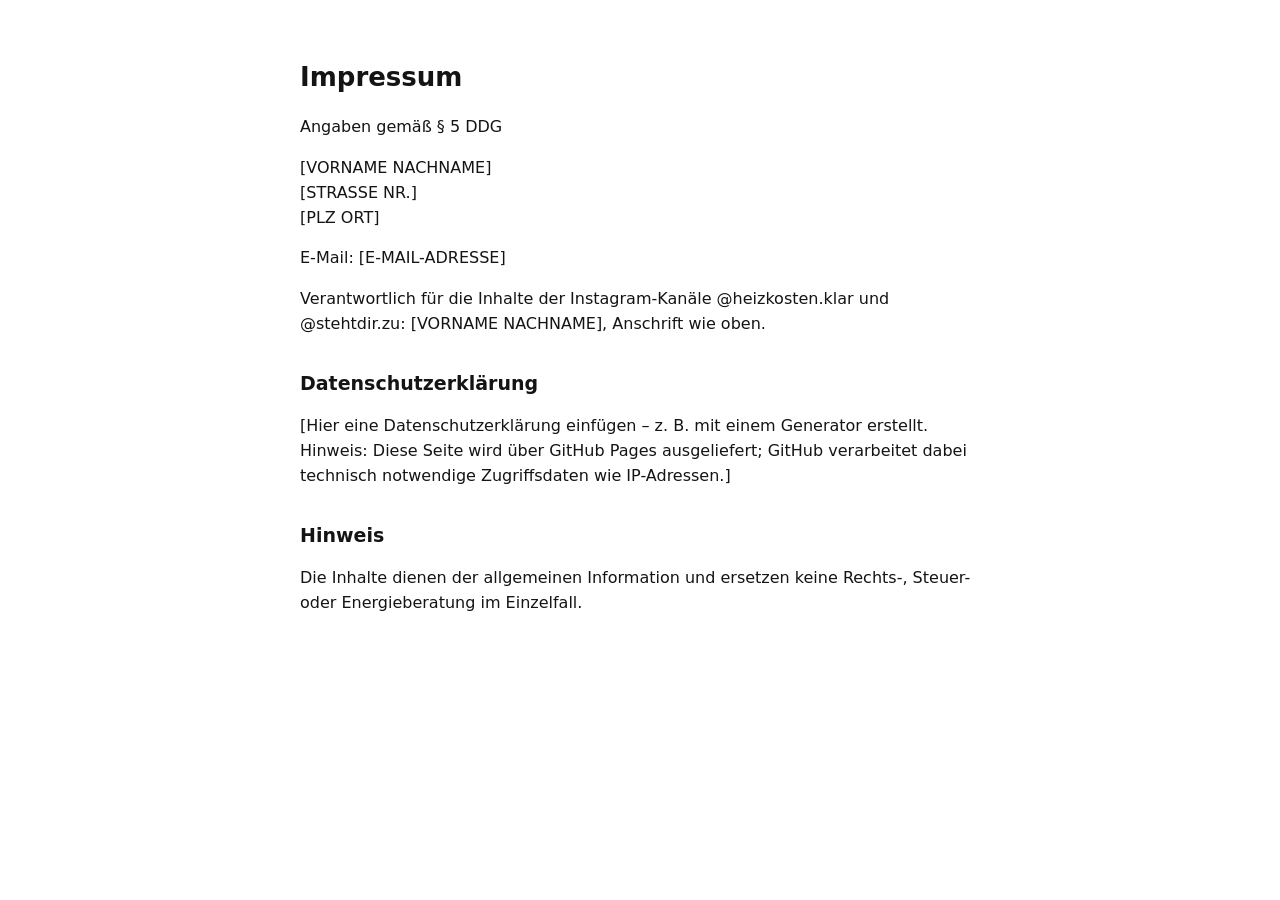
<file: impressum.html>
<!doctype html>
<html lang="de">
<head>
<meta charset="utf-8">
<meta name="viewport" content="width=device-width, initial-scale=1">
<title>Impressum &amp; Datenschutz</title>
<style>
  body { margin: 0; font-family: system-ui, sans-serif; line-height: 1.55; color: #141414; }
  main { max-width: 680px; margin: 0 auto; padding: 40px 20px; }
  h1 { font-size: 26px; } h2 { font-size: 19px; margin-top: 32px; }
</style>
</head>
<body>
<main>
  <h1>Impressum</h1>
  <p>Angaben gemäß § 5 DDG</p>
  <p>[VORNAME NACHNAME]<br>[STRASSE NR.]<br>[PLZ ORT]</p>
  <p>E-Mail: [E-MAIL-ADRESSE]</p>
  <p>Verantwortlich für die Inhalte der Instagram-Kanäle @heizkosten.klar und @stehtdir.zu: [VORNAME NACHNAME], Anschrift wie oben.</p>

  <h2>Datenschutzerklärung</h2>
  <p>[Hier eine Datenschutzerklärung einfügen – z. B. mit einem Generator erstellt. Hinweis: Diese Seite wird über GitHub Pages ausgeliefert; GitHub verarbeitet dabei technisch notwendige Zugriffsdaten wie IP-Adressen.]</p>

  <h2>Hinweis</h2>
  <p>Die Inhalte dienen der allgemeinen Information und ersetzen keine Rechts-, Steuer- oder Energieberatung im Einzelfall.</p>
</main>
</body>
</html>
</file>
